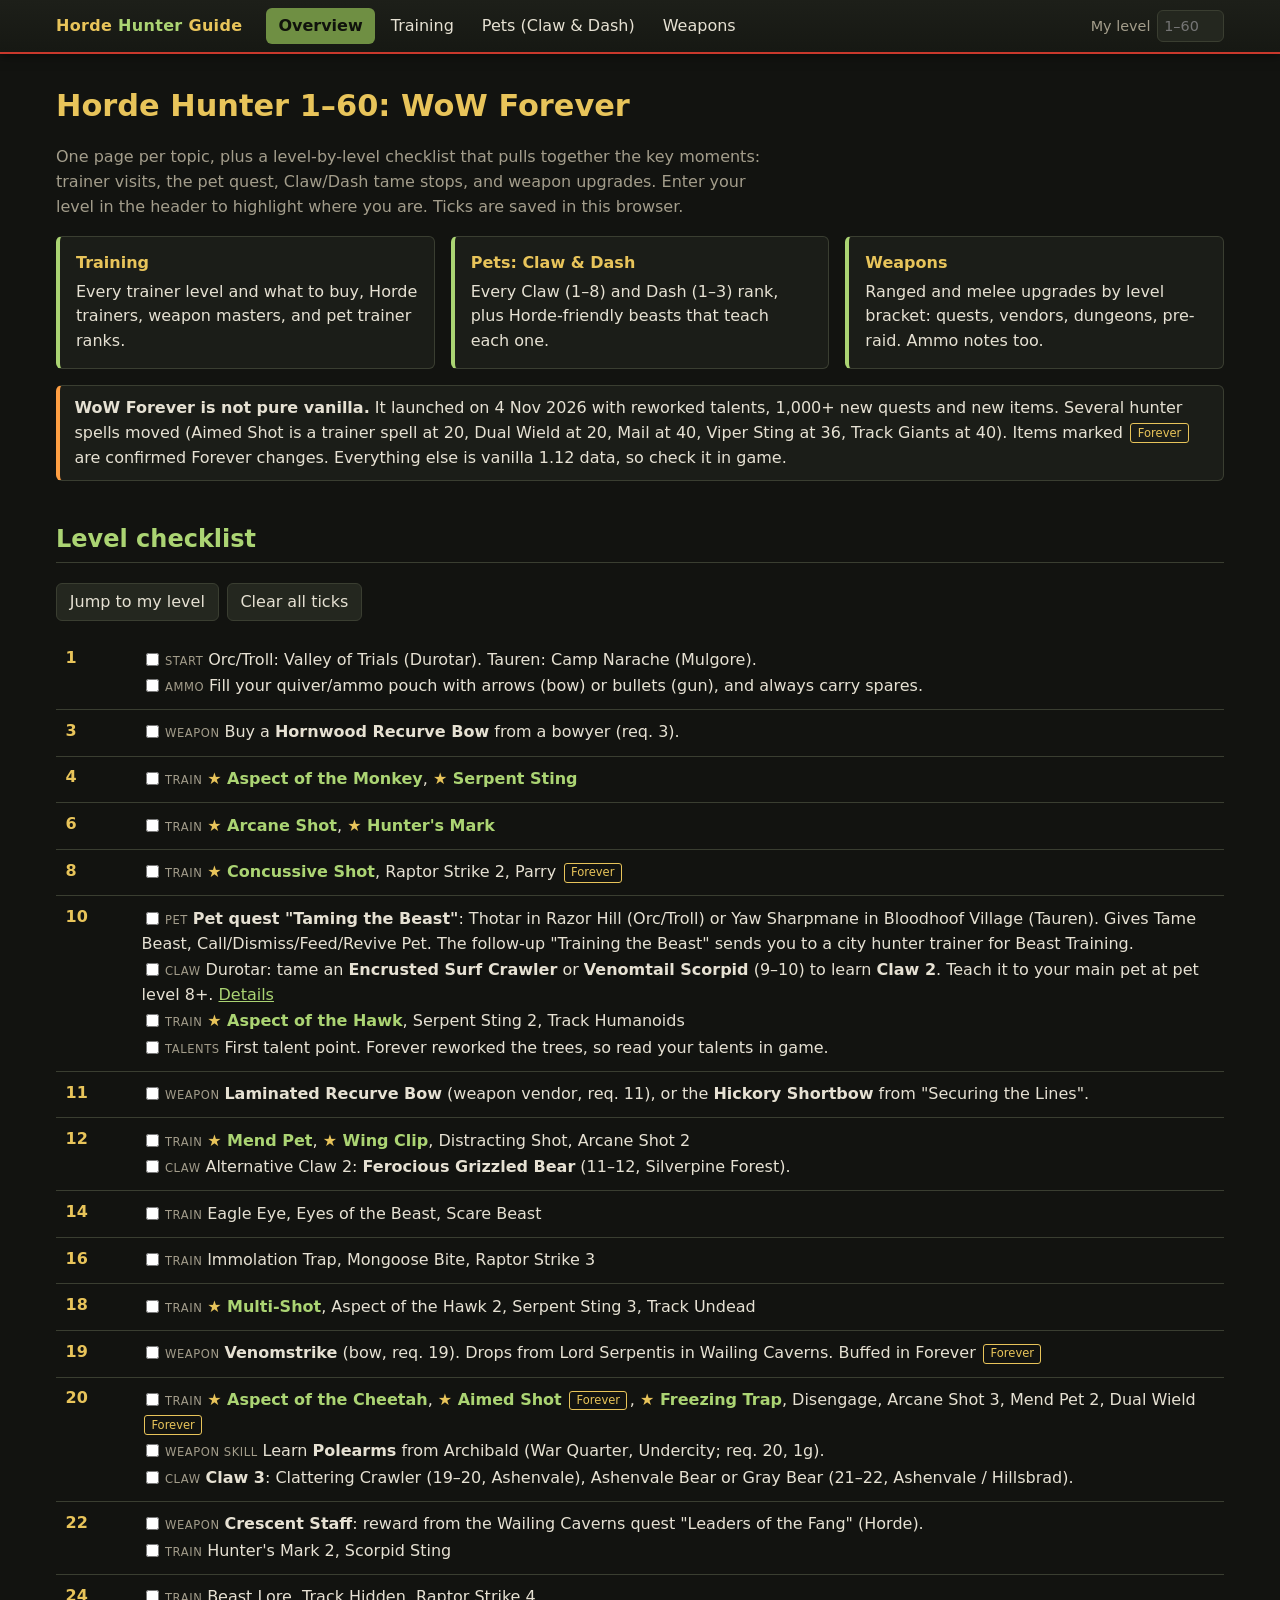
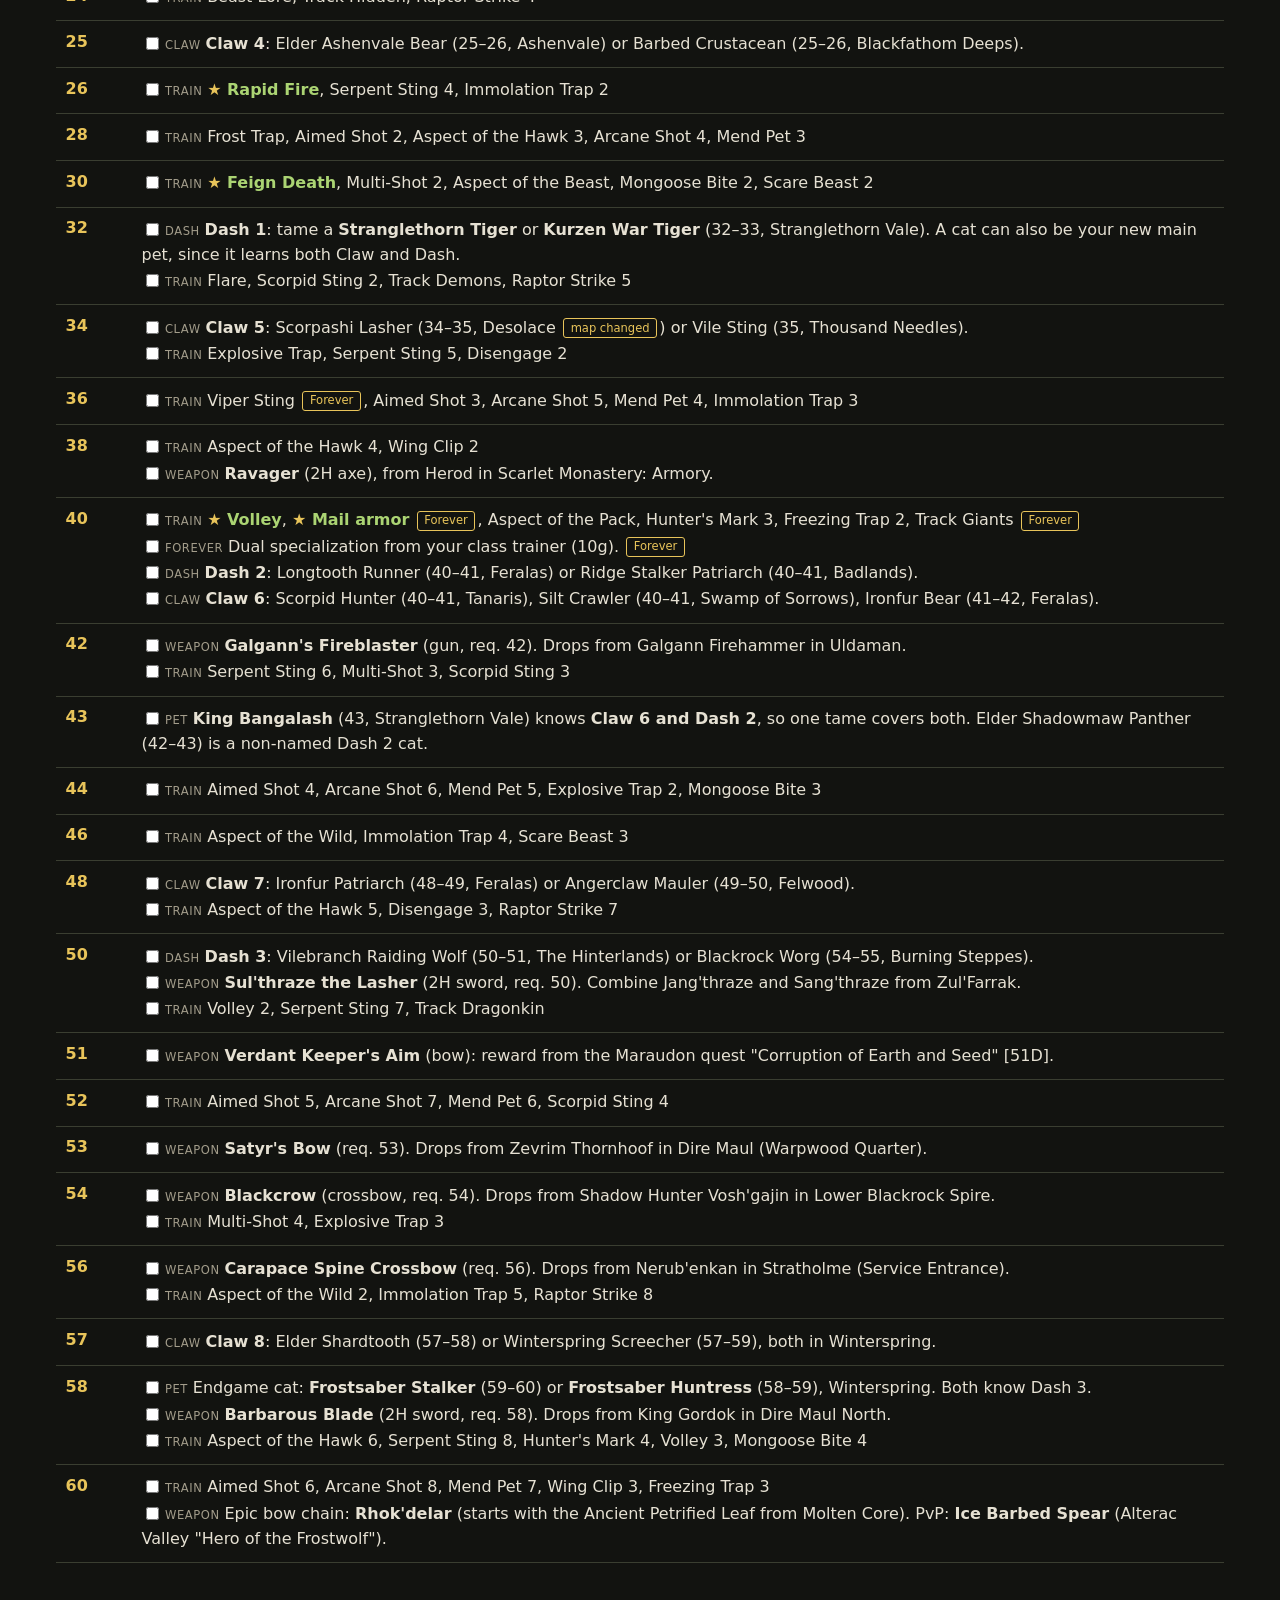
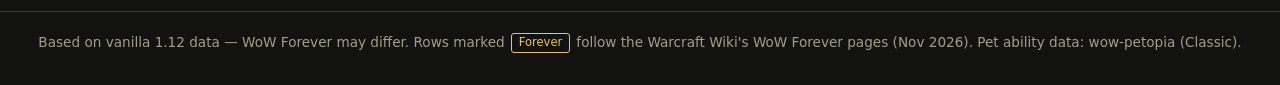
<file: index.html>
<!DOCTYPE html>
<html lang="en">
<head>
  <meta charset="utf-8">
  <meta name="viewport" content="width=device-width, initial-scale=1">
  <title>Horde Hunter Leveling Guide: WoW Forever</title>
  <link rel="stylesheet" href="css/style.css">
</head>
<body>
<header class="site-header">
  <div class="inner">
    <a class="brand" href="index.html">Horde <span>Hunter</span> Guide</a>
    <nav>
      <ul>
        <li><a href="index.html" aria-current="page">Overview</a></li>
        <li><a href="training.html">Training</a></li>
        <li><a href="pets.html">Pets (Claw &amp; Dash)</a></li>
        <li><a href="weapons.html">Weapons</a></li>
      </ul>
    </nav>
    <label class="level-picker no-js-hide">My level <input id="my-level" type="number" min="1" max="60" inputmode="numeric" placeholder="1–60"></label>
  </div>
</header>

<main>
  <h1>Horde Hunter 1–60: WoW Forever</h1>
  <p class="lede">
    One page per topic, plus a level-by-level checklist that pulls together the key moments:
    trainer visits, the pet quest, Claw/Dash tame stops, and weapon upgrades.
    Enter your level in the header to highlight where you are. Ticks are saved in this browser.
  </p>

  <div class="cards">
    <a class="card" href="training.html"><strong>Training</strong>Every trainer level and what to buy, Horde trainers, weapon masters, and pet trainer ranks.</a>
    <a class="card" href="pets.html"><strong>Pets: Claw &amp; Dash</strong>Every Claw (1–8) and Dash (1–3) rank, plus Horde-friendly beasts that teach each one.</a>
    <a class="card" href="weapons.html"><strong>Weapons</strong>Ranged and melee upgrades by level bracket: quests, vendors, dungeons, pre-raid. Ammo notes too.</a>
  </div>

  <div class="warn">
    <strong>WoW Forever is not pure vanilla.</strong> It launched on 4 Nov 2026 with reworked talents, 1,000+ new quests and new items.
    Several hunter spells moved (Aimed Shot is a trainer spell at 20, Dual Wield at 20, Mail at 40, Viper Sting at 36, Track Giants at 40).
    Items marked <span class="tag forever">Forever</span> are confirmed Forever changes. Everything else is vanilla 1.12 data, so check it in game.
  </div>

  <h2 id="checklist">Level checklist</h2>
  <div class="toolbar no-js-hide">
    <button type="button" id="jump-level">Jump to my level</button>
    <button type="button" id="clear-checks">Clear all ticks</button>
  </div>

  <ul class="checklist">
    <li data-lvl="1"><span class="lv">1</span><ul>
      <li><label><input type="checkbox" data-key="l1-start"><span><span class="cat">Start</span>Orc/Troll: Valley of Trials (Durotar). Tauren: Camp Narache (Mulgore).</span></label></li>
      <li><label><input type="checkbox" data-key="l1-ammo"><span><span class="cat">Ammo</span>Fill your quiver/ammo pouch with arrows (bow) or bullets (gun), and always carry spares.</span></label></li>
    </ul></li>

    <li data-lvl="3"><span class="lv">3</span><ul>
      <li><label><input type="checkbox" data-key="l3-bow"><span><span class="cat">Weapon</span>Buy a <strong>Hornwood Recurve Bow</strong> from a bowyer (req. 3).</span></label></li>
    </ul></li>

    <li data-lvl="4"><span class="lv">4</span><ul>
      <li><label><input type="checkbox" data-key="l4-train"><span><span class="cat">Train</span><span class="must">Aspect of the Monkey</span>, <span class="must">Serpent Sting</span></span></label></li>
    </ul></li>

    <li data-lvl="6"><span class="lv">6</span><ul>
      <li><label><input type="checkbox" data-key="l6-train"><span><span class="cat">Train</span><span class="must">Arcane Shot</span>, <span class="must">Hunter's Mark</span></span></label></li>
    </ul></li>

    <li data-lvl="8"><span class="lv">8</span><ul>
      <li><label><input type="checkbox" data-key="l8-train"><span><span class="cat">Train</span><span class="must">Concussive Shot</span>, Raptor Strike 2, Parry <span class="tag forever">Forever</span></span></label></li>
    </ul></li>

    <li data-lvl="10"><span class="lv">10</span><ul>
      <li><label><input type="checkbox" data-key="l10-pet"><span><span class="cat">Pet</span><strong>Pet quest "Taming the Beast"</strong>: Thotar in Razor Hill (Orc/Troll) or Yaw Sharpmane in Bloodhoof Village (Tauren). Gives Tame Beast, Call/Dismiss/Feed/Revive Pet. The follow-up "Training the Beast" sends you to a city hunter trainer for Beast Training.</span></label></li>
      <li><label><input type="checkbox" data-key="l10-claw"><span><span class="cat">Claw</span>Durotar: tame an <strong>Encrusted Surf Crawler</strong> or <strong>Venomtail Scorpid</strong> (9–10) to learn <strong>Claw 2</strong>. Teach it to your main pet at pet level 8+. <a href="pets.html#claw">Details</a></span></label></li>
      <li><label><input type="checkbox" data-key="l10-train"><span><span class="cat">Train</span><span class="must">Aspect of the Hawk</span>, Serpent Sting 2, Track Humanoids</span></label></li>
      <li><label><input type="checkbox" data-key="l10-talent"><span><span class="cat">Talents</span>First talent point. Forever reworked the trees, so read your talents in game.</span></label></li>
    </ul></li>

    <li data-lvl="11"><span class="lv">11</span><ul>
      <li><label><input type="checkbox" data-key="l11-bow"><span><span class="cat">Weapon</span><strong>Laminated Recurve Bow</strong> (weapon vendor, req. 11), or the <strong>Hickory Shortbow</strong> from "Securing the Lines".</span></label></li>
    </ul></li>

    <li data-lvl="12"><span class="lv">12</span><ul>
      <li><label><input type="checkbox" data-key="l12-train"><span><span class="cat">Train</span><span class="must">Mend Pet</span>, <span class="must">Wing Clip</span>, Distracting Shot, Arcane Shot 2</span></label></li>
      <li><label><input type="checkbox" data-key="l12-claw2b"><span><span class="cat">Claw</span>Alternative Claw 2: <strong>Ferocious Grizzled Bear</strong> (11–12, Silverpine Forest).</span></label></li>
    </ul></li>

    <li data-lvl="14"><span class="lv">14</span><ul>
      <li><label><input type="checkbox" data-key="l14-train"><span><span class="cat">Train</span>Eagle Eye, Eyes of the Beast, Scare Beast</span></label></li>
    </ul></li>

    <li data-lvl="16"><span class="lv">16</span><ul>
      <li><label><input type="checkbox" data-key="l16-train"><span><span class="cat">Train</span>Immolation Trap, Mongoose Bite, Raptor Strike 3</span></label></li>
    </ul></li>

    <li data-lvl="18"><span class="lv">18</span><ul>
      <li><label><input type="checkbox" data-key="l18-train"><span><span class="cat">Train</span><span class="must">Multi-Shot</span>, Aspect of the Hawk 2, Serpent Sting 3, Track Undead</span></label></li>
    </ul></li>

    <li data-lvl="19"><span class="lv">19</span><ul>
      <li><label><input type="checkbox" data-key="l19-venom"><span><span class="cat">Weapon</span><strong>Venomstrike</strong> (bow, req. 19). Drops from Lord Serpentis in Wailing Caverns. Buffed in Forever <span class="tag forever">Forever</span></span></label></li>
    </ul></li>

    <li data-lvl="20"><span class="lv">20</span><ul>
      <li><label><input type="checkbox" data-key="l20-train"><span><span class="cat">Train</span><span class="must">Aspect of the Cheetah</span>, <span class="must">Aimed Shot</span> <span class="tag forever">Forever</span>, <span class="must">Freezing Trap</span>, Disengage, Arcane Shot 3, Mend Pet 2, Dual Wield <span class="tag forever">Forever</span></span></label></li>
      <li><label><input type="checkbox" data-key="l20-polearm"><span><span class="cat">Weapon skill</span>Learn <strong>Polearms</strong> from Archibald (War Quarter, Undercity; req. 20, 1g).</span></label></li>
      <li><label><input type="checkbox" data-key="l20-claw3"><span><span class="cat">Claw</span><strong>Claw 3</strong>: Clattering Crawler (19–20, Ashenvale), Ashenvale Bear or Gray Bear (21–22, Ashenvale / Hillsbrad).</span></label></li>
    </ul></li>

    <li data-lvl="22"><span class="lv">22</span><ul>
      <li><label><input type="checkbox" data-key="l22-staff"><span><span class="cat">Weapon</span><strong>Crescent Staff</strong>: reward from the Wailing Caverns quest "Leaders of the Fang" (Horde).</span></label></li>
      <li><label><input type="checkbox" data-key="l22-train"><span><span class="cat">Train</span>Hunter's Mark 2, Scorpid Sting</span></label></li>
    </ul></li>

    <li data-lvl="24"><span class="lv">24</span><ul>
      <li><label><input type="checkbox" data-key="l24-train"><span><span class="cat">Train</span>Beast Lore, Track Hidden, Raptor Strike 4</span></label></li>
    </ul></li>

    <li data-lvl="25"><span class="lv">25</span><ul>
      <li><label><input type="checkbox" data-key="l25-claw4"><span><span class="cat">Claw</span><strong>Claw 4</strong>: Elder Ashenvale Bear (25–26, Ashenvale) or Barbed Crustacean (25–26, Blackfathom Deeps).</span></label></li>
    </ul></li>

    <li data-lvl="26"><span class="lv">26</span><ul>
      <li><label><input type="checkbox" data-key="l26-train"><span><span class="cat">Train</span><span class="must">Rapid Fire</span>, Serpent Sting 4, Immolation Trap 2</span></label></li>
    </ul></li>

    <li data-lvl="28"><span class="lv">28</span><ul>
      <li><label><input type="checkbox" data-key="l28-train"><span><span class="cat">Train</span>Frost Trap, Aimed Shot 2, Aspect of the Hawk 3, Arcane Shot 4, Mend Pet 3</span></label></li>
    </ul></li>

    <li data-lvl="30"><span class="lv">30</span><ul>
      <li><label><input type="checkbox" data-key="l30-train"><span><span class="cat">Train</span><span class="must">Feign Death</span>, Multi-Shot 2, Aspect of the Beast, Mongoose Bite 2, Scare Beast 2</span></label></li>
    </ul></li>

    <li data-lvl="32"><span class="lv">32</span><ul>
      <li><label><input type="checkbox" data-key="l32-dash1"><span><span class="cat">Dash</span><strong>Dash 1</strong>: tame a <strong>Stranglethorn Tiger</strong> or <strong>Kurzen War Tiger</strong> (32–33, Stranglethorn Vale). A cat can also be your new main pet, since it learns both Claw and Dash.</span></label></li>
      <li><label><input type="checkbox" data-key="l32-train"><span><span class="cat">Train</span>Flare, Scorpid Sting 2, Track Demons, Raptor Strike 5</span></label></li>
    </ul></li>

    <li data-lvl="34"><span class="lv">34</span><ul>
      <li><label><input type="checkbox" data-key="l34-claw5"><span><span class="cat">Claw</span><strong>Claw 5</strong>: Scorpashi Lasher (34–35, Desolace <span class="tag forever">map changed</span>) or Vile Sting (35, Thousand Needles).</span></label></li>
      <li><label><input type="checkbox" data-key="l34-train"><span><span class="cat">Train</span>Explosive Trap, Serpent Sting 5, Disengage 2</span></label></li>
    </ul></li>

    <li data-lvl="36"><span class="lv">36</span><ul>
      <li><label><input type="checkbox" data-key="l36-train"><span><span class="cat">Train</span>Viper Sting <span class="tag forever">Forever</span>, Aimed Shot 3, Arcane Shot 5, Mend Pet 4, Immolation Trap 3</span></label></li>
    </ul></li>

    <li data-lvl="38"><span class="lv">38</span><ul>
      <li><label><input type="checkbox" data-key="l38-train"><span><span class="cat">Train</span>Aspect of the Hawk 4, Wing Clip 2</span></label></li>
      <li><label><input type="checkbox" data-key="l38-ravager"><span><span class="cat">Weapon</span><strong>Ravager</strong> (2H axe), from Herod in Scarlet Monastery: Armory.</span></label></li>
    </ul></li>

    <li data-lvl="40"><span class="lv">40</span><ul>
      <li><label><input type="checkbox" data-key="l40-train"><span><span class="cat">Train</span><span class="must">Volley</span>, <span class="must">Mail armor</span> <span class="tag forever">Forever</span>, Aspect of the Pack, Hunter's Mark 3, Freezing Trap 2, Track Giants <span class="tag forever">Forever</span></span></label></li>
      <li><label><input type="checkbox" data-key="l40-dualspec"><span><span class="cat">Forever</span>Dual specialization from your class trainer (10g). <span class="tag forever">Forever</span></span></label></li>
      <li><label><input type="checkbox" data-key="l40-dash2"><span><span class="cat">Dash</span><strong>Dash 2</strong>: Longtooth Runner (40–41, Feralas) or Ridge Stalker Patriarch (40–41, Badlands).</span></label></li>
      <li><label><input type="checkbox" data-key="l40-claw6"><span><span class="cat">Claw</span><strong>Claw 6</strong>: Scorpid Hunter (40–41, Tanaris), Silt Crawler (40–41, Swamp of Sorrows), Ironfur Bear (41–42, Feralas).</span></label></li>
    </ul></li>

    <li data-lvl="42"><span class="lv">42</span><ul>
      <li><label><input type="checkbox" data-key="l42-gun"><span><span class="cat">Weapon</span><strong>Galgann's Fireblaster</strong> (gun, req. 42). Drops from Galgann Firehammer in Uldaman.</span></label></li>
      <li><label><input type="checkbox" data-key="l42-train"><span><span class="cat">Train</span>Serpent Sting 6, Multi-Shot 3, Scorpid Sting 3</span></label></li>
    </ul></li>

    <li data-lvl="43"><span class="lv">43</span><ul>
      <li><label><input type="checkbox" data-key="l43-bangalash"><span><span class="cat">Pet</span><strong>King Bangalash</strong> (43, Stranglethorn Vale) knows <strong>Claw 6 and Dash 2</strong>, so one tame covers both. Elder Shadowmaw Panther (42–43) is a non-named Dash 2 cat.</span></label></li>
    </ul></li>

    <li data-lvl="44"><span class="lv">44</span><ul>
      <li><label><input type="checkbox" data-key="l44-train"><span><span class="cat">Train</span>Aimed Shot 4, Arcane Shot 6, Mend Pet 5, Explosive Trap 2, Mongoose Bite 3</span></label></li>
    </ul></li>

    <li data-lvl="46"><span class="lv">46</span><ul>
      <li><label><input type="checkbox" data-key="l46-train"><span><span class="cat">Train</span>Aspect of the Wild, Immolation Trap 4, Scare Beast 3</span></label></li>
    </ul></li>

    <li data-lvl="48"><span class="lv">48</span><ul>
      <li><label><input type="checkbox" data-key="l48-claw7"><span><span class="cat">Claw</span><strong>Claw 7</strong>: Ironfur Patriarch (48–49, Feralas) or Angerclaw Mauler (49–50, Felwood).</span></label></li>
      <li><label><input type="checkbox" data-key="l48-train"><span><span class="cat">Train</span>Aspect of the Hawk 5, Disengage 3, Raptor Strike 7</span></label></li>
    </ul></li>

    <li data-lvl="50"><span class="lv">50</span><ul>
      <li><label><input type="checkbox" data-key="l50-dash3"><span><span class="cat">Dash</span><strong>Dash 3</strong>: Vilebranch Raiding Wolf (50–51, The Hinterlands) or Blackrock Worg (54–55, Burning Steppes).</span></label></li>
      <li><label><input type="checkbox" data-key="l50-sul"><span><span class="cat">Weapon</span><strong>Sul'thraze the Lasher</strong> (2H sword, req. 50). Combine Jang'thraze and Sang'thraze from Zul'Farrak.</span></label></li>
      <li><label><input type="checkbox" data-key="l50-train"><span><span class="cat">Train</span>Volley 2, Serpent Sting 7, Track Dragonkin</span></label></li>
    </ul></li>

    <li data-lvl="51"><span class="lv">51</span><ul>
      <li><label><input type="checkbox" data-key="l51-verdant"><span><span class="cat">Weapon</span><strong>Verdant Keeper's Aim</strong> (bow): reward from the Maraudon quest "Corruption of Earth and Seed" [51D].</span></label></li>
    </ul></li>

    <li data-lvl="52"><span class="lv">52</span><ul>
      <li><label><input type="checkbox" data-key="l52-train"><span><span class="cat">Train</span>Aimed Shot 5, Arcane Shot 7, Mend Pet 6, Scorpid Sting 4</span></label></li>
    </ul></li>

    <li data-lvl="53"><span class="lv">53</span><ul>
      <li><label><input type="checkbox" data-key="l53-satyr"><span><span class="cat">Weapon</span><strong>Satyr's Bow</strong> (req. 53). Drops from Zevrim Thornhoof in Dire Maul (Warpwood Quarter).</span></label></li>
    </ul></li>

    <li data-lvl="54"><span class="lv">54</span><ul>
      <li><label><input type="checkbox" data-key="l54-blackcrow"><span><span class="cat">Weapon</span><strong>Blackcrow</strong> (crossbow, req. 54). Drops from Shadow Hunter Vosh'gajin in Lower Blackrock Spire.</span></label></li>
      <li><label><input type="checkbox" data-key="l54-train"><span><span class="cat">Train</span>Multi-Shot 4, Explosive Trap 3</span></label></li>
    </ul></li>

    <li data-lvl="56"><span class="lv">56</span><ul>
      <li><label><input type="checkbox" data-key="l56-carapace"><span><span class="cat">Weapon</span><strong>Carapace Spine Crossbow</strong> (req. 56). Drops from Nerub'enkan in Stratholme (Service Entrance).</span></label></li>
      <li><label><input type="checkbox" data-key="l56-train"><span><span class="cat">Train</span>Aspect of the Wild 2, Immolation Trap 5, Raptor Strike 8</span></label></li>
    </ul></li>

    <li data-lvl="57"><span class="lv">57</span><ul>
      <li><label><input type="checkbox" data-key="l57-claw8"><span><span class="cat">Claw</span><strong>Claw 8</strong>: Elder Shardtooth (57–58) or Winterspring Screecher (57–59), both in Winterspring.</span></label></li>
    </ul></li>

    <li data-lvl="58"><span class="lv">58</span><ul>
      <li><label><input type="checkbox" data-key="l58-cat"><span><span class="cat">Pet</span>Endgame cat: <strong>Frostsaber Stalker</strong> (59–60) or <strong>Frostsaber Huntress</strong> (58–59), Winterspring. Both know Dash 3.</span></label></li>
      <li><label><input type="checkbox" data-key="l58-barb"><span><span class="cat">Weapon</span><strong>Barbarous Blade</strong> (2H sword, req. 58). Drops from King Gordok in Dire Maul North.</span></label></li>
      <li><label><input type="checkbox" data-key="l58-train"><span><span class="cat">Train</span>Aspect of the Hawk 6, Serpent Sting 8, Hunter's Mark 4, Volley 3, Mongoose Bite 4</span></label></li>
    </ul></li>

    <li data-lvl="60"><span class="lv">60</span><ul>
      <li><label><input type="checkbox" data-key="l60-train"><span><span class="cat">Train</span>Aimed Shot 6, Arcane Shot 8, Mend Pet 7, Wing Clip 3, Freezing Trap 3</span></label></li>
      <li><label><input type="checkbox" data-key="l60-epic"><span><span class="cat">Weapon</span>Epic bow chain: <strong>Rhok'delar</strong> (starts with the Ancient Petrified Leaf from Molten Core). PvP: <strong>Ice Barbed Spear</strong> (Alterac Valley "Hero of the Frostwolf").</span></label></li>
    </ul></li>
  </ul>
</main>

<footer>
  Based on vanilla 1.12 data — WoW Forever may differ. Rows marked <span class="tag forever">Forever</span> follow the Warcraft Wiki's WoW Forever pages (Nov 2026).
  Pet ability data: wow-petopia (Classic).
</footer>
<script src="js/app.js"></script>
</body>
</html>
</file>
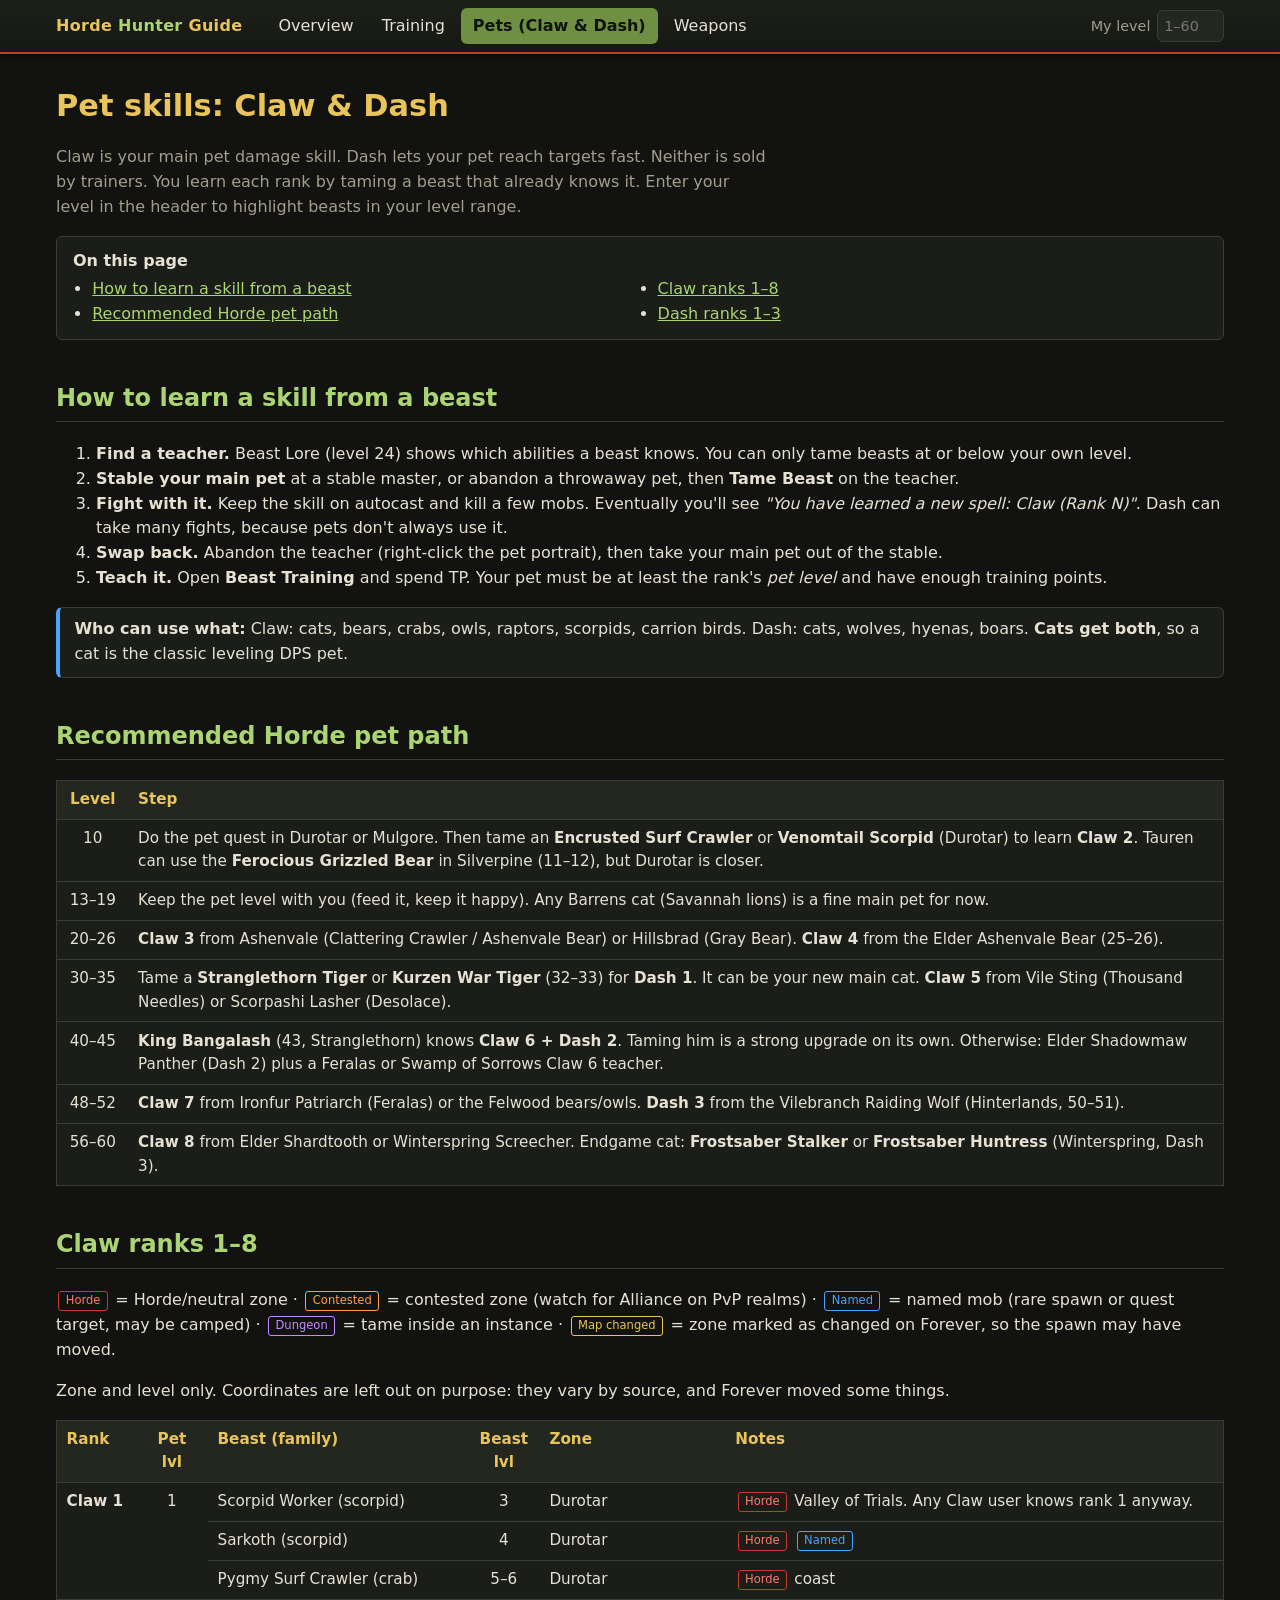
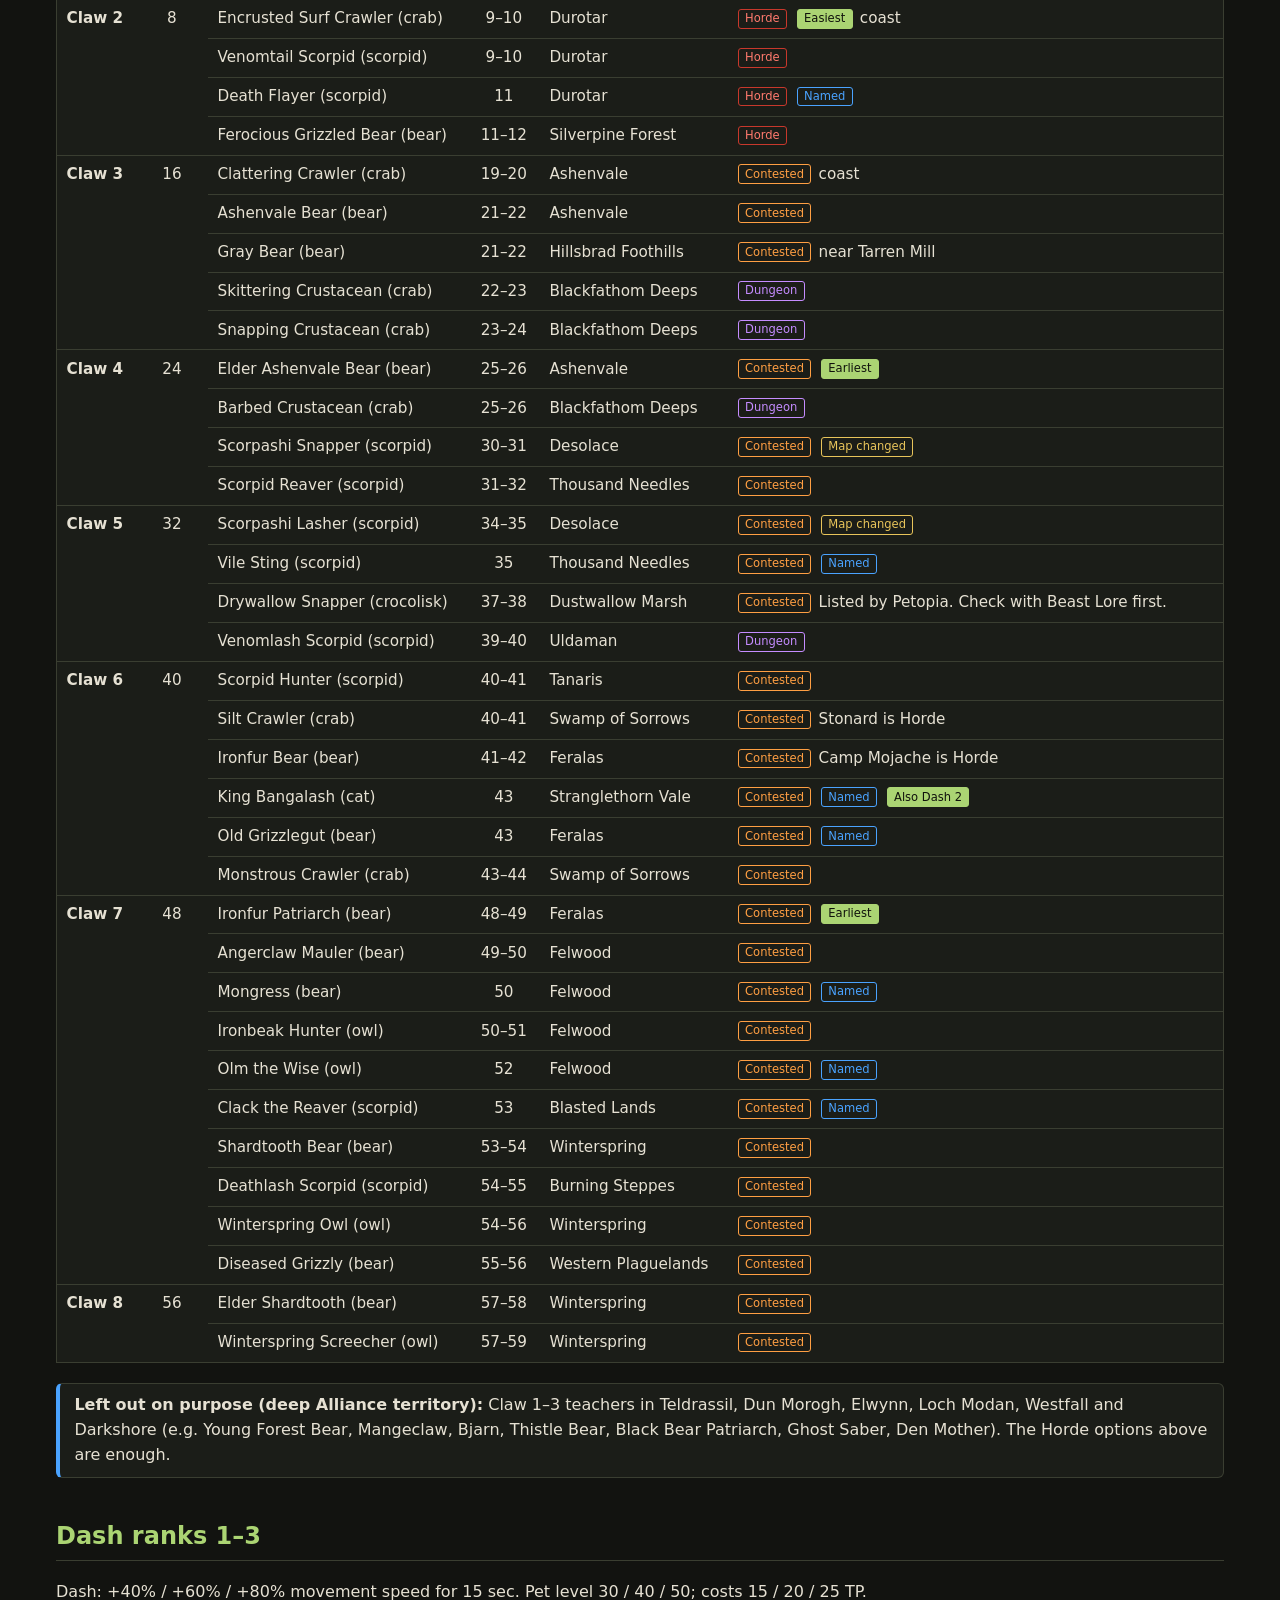
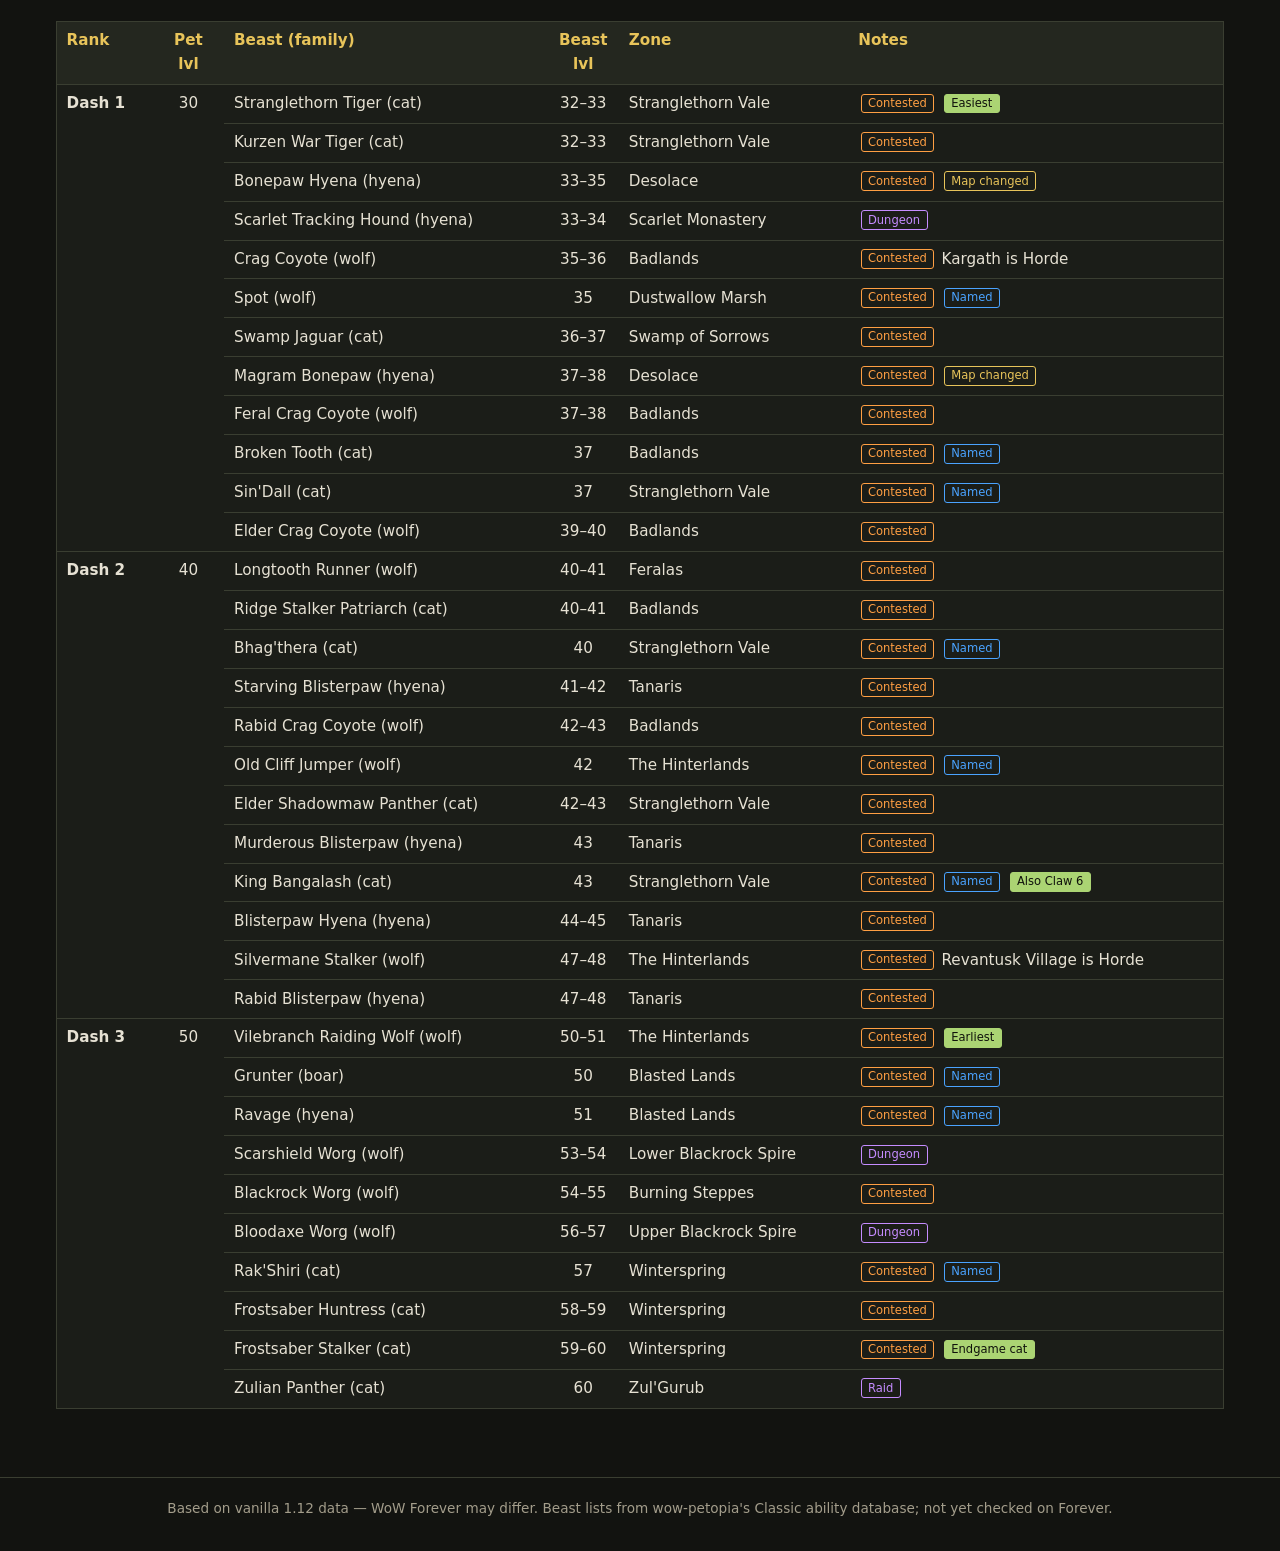
<file: pets.html>
<!DOCTYPE html>
<html lang="en">
<head>
  <meta charset="utf-8">
  <meta name="viewport" content="width=device-width, initial-scale=1">
  <title>Pets: Claw &amp; Dash, Horde Hunter Guide (WoW Forever)</title>
  <link rel="stylesheet" href="css/style.css">
</head>
<body>
<header class="site-header">
  <div class="inner">
    <a class="brand" href="index.html">Horde <span>Hunter</span> Guide</a>
    <nav>
      <ul>
        <li><a href="index.html">Overview</a></li>
        <li><a href="training.html">Training</a></li>
        <li><a href="pets.html" aria-current="page">Pets (Claw &amp; Dash)</a></li>
        <li><a href="weapons.html">Weapons</a></li>
      </ul>
    </nav>
    <label class="level-picker no-js-hide">My level <input id="my-level" type="number" min="1" max="60" inputmode="numeric" placeholder="1–60"></label>
  </div>
</header>

<main>
  <h1>Pet skills: Claw &amp; Dash</h1>
  <p class="lede">
    Claw is your main pet damage skill. Dash lets your pet reach targets fast.
    Neither is sold by trainers. You learn each rank by taming a beast that already knows it.
    Enter your level in the header to highlight beasts in your level range.
  </p>

  <div class="toc">
    <strong>On this page</strong>
    <ul>
      <li><a href="#how">How to learn a skill from a beast</a></li>
      <li><a href="#path">Recommended Horde pet path</a></li>
      <li><a href="#claw">Claw ranks 1–8</a></li>
      <li><a href="#dash">Dash ranks 1–3</a></li>
    </ul>
  </div>

  <h2 id="how">How to learn a skill from a beast</h2>
  <ol>
    <li><strong>Find a teacher.</strong> Beast Lore (level 24) shows which abilities a beast knows. You can only tame beasts at or below your own level.</li>
    <li><strong>Stable your main pet</strong> at a stable master, or abandon a throwaway pet, then <strong>Tame Beast</strong> on the teacher.</li>
    <li><strong>Fight with it.</strong> Keep the skill on autocast and kill a few mobs. Eventually you'll see <em>"You have learned a new spell: Claw (Rank N)"</em>.
      Dash can take many fights, because pets don't always use it.</li>
    <li><strong>Swap back.</strong> Abandon the teacher (right-click the pet portrait), then take your main pet out of the stable.</li>
    <li><strong>Teach it.</strong> Open <strong>Beast Training</strong> and spend TP. Your pet must be at least the rank's <em>pet level</em> and have enough training points.</li>
  </ol>
  <div class="note">
    <strong>Who can use what:</strong> Claw: cats, bears, crabs, owls, raptors, scorpids, carrion birds.
    Dash: cats, wolves, hyenas, boars. <strong>Cats get both</strong>, so a cat is the classic leveling DPS pet.
  </div>

  <h2 id="path">Recommended Horde pet path</h2>
  <div class="table-wrap">
  <table>
    <thead><tr><th class="lvl">Level</th><th>Step</th></tr></thead>
    <tbody>
      <tr data-lvl="10-12"><td class="lvl">10</td><td>Do the pet quest in Durotar or Mulgore. Then tame an <strong>Encrusted Surf Crawler</strong> or <strong>Venomtail Scorpid</strong> (Durotar) to learn <strong>Claw 2</strong>. Tauren can use the <strong>Ferocious Grizzled Bear</strong> in Silverpine (11–12), but Durotar is closer.</td></tr>
      <tr data-lvl="13-19"><td class="lvl">13–19</td><td>Keep the pet level with you (feed it, keep it happy). Any Barrens cat (Savannah lions) is a fine main pet for now.</td></tr>
      <tr data-lvl="20-26"><td class="lvl">20–26</td><td><strong>Claw 3</strong> from Ashenvale (Clattering Crawler / Ashenvale Bear) or Hillsbrad (Gray Bear). <strong>Claw 4</strong> from the Elder Ashenvale Bear (25–26).</td></tr>
      <tr data-lvl="30-35"><td class="lvl">30–35</td><td>Tame a <strong>Stranglethorn Tiger</strong> or <strong>Kurzen War Tiger</strong> (32–33) for <strong>Dash 1</strong>. It can be your new main cat. <strong>Claw 5</strong> from Vile Sting (Thousand Needles) or Scorpashi Lasher (Desolace).</td></tr>
      <tr data-lvl="40-45"><td class="lvl">40–45</td><td><strong>King Bangalash</strong> (43, Stranglethorn) knows <strong>Claw 6 + Dash 2</strong>. Taming him is a strong upgrade on its own. Otherwise: Elder Shadowmaw Panther (Dash 2) plus a Feralas or Swamp of Sorrows Claw 6 teacher.</td></tr>
      <tr data-lvl="48-52"><td class="lvl">48–52</td><td><strong>Claw 7</strong> from Ironfur Patriarch (Feralas) or the Felwood bears/owls. <strong>Dash 3</strong> from the Vilebranch Raiding Wolf (Hinterlands, 50–51).</td></tr>
      <tr data-lvl="56-60"><td class="lvl">56–60</td><td><strong>Claw 8</strong> from Elder Shardtooth or Winterspring Screecher. Endgame cat: <strong>Frostsaber Stalker</strong> or <strong>Frostsaber Huntress</strong> (Winterspring, Dash 3).</td></tr>
    </tbody>
  </table>
  </div>

  <h2 id="claw">Claw ranks 1–8</h2>
  <p>
    <span class="tag horde">Horde</span> = Horde/neutral zone ·
    <span class="tag contested">Contested</span> = contested zone (watch for Alliance on PvP realms) ·
    <span class="tag rare">Named</span> = named mob (rare spawn or quest target, may be camped) ·
    <span class="tag dungeon">Dungeon</span> = tame inside an instance ·
    <span class="tag forever">Map changed</span> = zone marked as changed on Forever, so the spawn may have moved.
  </p>
  <p>Zone and level only. Coordinates are left out on purpose: they vary by source, and Forever moved some things.</p>

  <div class="table-wrap">
  <table>
    <thead><tr><th>Rank</th><th class="lvl">Pet lvl</th><th>Beast (family)</th><th class="lvl">Beast lvl</th><th>Zone</th><th>Notes</th></tr></thead>
    <tbody>
      <tr data-lvl="3"><td rowspan="3"><strong>Claw 1</strong></td><td class="lvl" rowspan="3">1</td><td>Scorpid Worker (scorpid)</td><td class="lvl">3</td><td>Durotar</td><td><span class="tag horde">Horde</span> Valley of Trials. Any Claw user knows rank 1 anyway.</td></tr>
      <tr data-lvl="4"><td>Sarkoth (scorpid)</td><td class="lvl">4</td><td>Durotar</td><td><span class="tag horde">Horde</span> <span class="tag rare">Named</span></td></tr>
      <tr data-lvl="5-6"><td>Pygmy Surf Crawler (crab)</td><td class="lvl">5–6</td><td>Durotar</td><td><span class="tag horde">Horde</span> coast</td></tr>

      <tr data-lvl="9-10"><td rowspan="4"><strong>Claw 2</strong></td><td class="lvl" rowspan="4">8</td><td>Encrusted Surf Crawler (crab)</td><td class="lvl">9–10</td><td>Durotar</td><td><span class="tag horde">Horde</span> <span class="tag best">Easiest</span> coast</td></tr>
      <tr data-lvl="9-10"><td>Venomtail Scorpid (scorpid)</td><td class="lvl">9–10</td><td>Durotar</td><td><span class="tag horde">Horde</span></td></tr>
      <tr data-lvl="11"><td>Death Flayer (scorpid)</td><td class="lvl">11</td><td>Durotar</td><td><span class="tag horde">Horde</span> <span class="tag rare">Named</span></td></tr>
      <tr data-lvl="11-12"><td>Ferocious Grizzled Bear (bear)</td><td class="lvl">11–12</td><td>Silverpine Forest</td><td><span class="tag horde">Horde</span></td></tr>

      <tr data-lvl="19-20"><td rowspan="5"><strong>Claw 3</strong></td><td class="lvl" rowspan="5">16</td><td>Clattering Crawler (crab)</td><td class="lvl">19–20</td><td>Ashenvale</td><td><span class="tag contested">Contested</span> coast</td></tr>
      <tr data-lvl="21-22"><td>Ashenvale Bear (bear)</td><td class="lvl">21–22</td><td>Ashenvale</td><td><span class="tag contested">Contested</span></td></tr>
      <tr data-lvl="21-22"><td>Gray Bear (bear)</td><td class="lvl">21–22</td><td>Hillsbrad Foothills</td><td><span class="tag contested">Contested</span> near Tarren Mill</td></tr>
      <tr data-lvl="22-23"><td>Skittering Crustacean (crab)</td><td class="lvl">22–23</td><td>Blackfathom Deeps</td><td><span class="tag dungeon">Dungeon</span></td></tr>
      <tr data-lvl="23-24"><td>Snapping Crustacean (crab)</td><td class="lvl">23–24</td><td>Blackfathom Deeps</td><td><span class="tag dungeon">Dungeon</span></td></tr>

      <tr data-lvl="25-26"><td rowspan="4"><strong>Claw 4</strong></td><td class="lvl" rowspan="4">24</td><td>Elder Ashenvale Bear (bear)</td><td class="lvl">25–26</td><td>Ashenvale</td><td><span class="tag contested">Contested</span> <span class="tag best">Earliest</span></td></tr>
      <tr data-lvl="25-26"><td>Barbed Crustacean (crab)</td><td class="lvl">25–26</td><td>Blackfathom Deeps</td><td><span class="tag dungeon">Dungeon</span></td></tr>
      <tr data-lvl="30-31"><td>Scorpashi Snapper (scorpid)</td><td class="lvl">30–31</td><td>Desolace</td><td><span class="tag contested">Contested</span> <span class="tag forever">Map changed</span></td></tr>
      <tr data-lvl="31-32"><td>Scorpid Reaver (scorpid)</td><td class="lvl">31–32</td><td>Thousand Needles</td><td><span class="tag contested">Contested</span></td></tr>

      <tr data-lvl="34-35"><td rowspan="4"><strong>Claw 5</strong></td><td class="lvl" rowspan="4">32</td><td>Scorpashi Lasher (scorpid)</td><td class="lvl">34–35</td><td>Desolace</td><td><span class="tag contested">Contested</span> <span class="tag forever">Map changed</span></td></tr>
      <tr data-lvl="35"><td>Vile Sting (scorpid)</td><td class="lvl">35</td><td>Thousand Needles</td><td><span class="tag contested">Contested</span> <span class="tag rare">Named</span></td></tr>
      <tr data-lvl="37-38"><td>Drywallow Snapper (crocolisk)</td><td class="lvl">37–38</td><td>Dustwallow Marsh</td><td><span class="tag contested">Contested</span> Listed by Petopia. Check with Beast Lore first.</td></tr>
      <tr data-lvl="39-40"><td>Venomlash Scorpid (scorpid)</td><td class="lvl">39–40</td><td>Uldaman</td><td><span class="tag dungeon">Dungeon</span></td></tr>

      <tr data-lvl="40-41"><td rowspan="6"><strong>Claw 6</strong></td><td class="lvl" rowspan="6">40</td><td>Scorpid Hunter (scorpid)</td><td class="lvl">40–41</td><td>Tanaris</td><td><span class="tag contested">Contested</span></td></tr>
      <tr data-lvl="40-41"><td>Silt Crawler (crab)</td><td class="lvl">40–41</td><td>Swamp of Sorrows</td><td><span class="tag contested">Contested</span> Stonard is Horde</td></tr>
      <tr data-lvl="41-42"><td>Ironfur Bear (bear)</td><td class="lvl">41–42</td><td>Feralas</td><td><span class="tag contested">Contested</span> Camp Mojache is Horde</td></tr>
      <tr data-lvl="43"><td>King Bangalash (cat)</td><td class="lvl">43</td><td>Stranglethorn Vale</td><td><span class="tag contested">Contested</span> <span class="tag rare">Named</span> <span class="tag best">Also Dash 2</span></td></tr>
      <tr data-lvl="43"><td>Old Grizzlegut (bear)</td><td class="lvl">43</td><td>Feralas</td><td><span class="tag contested">Contested</span> <span class="tag rare">Named</span></td></tr>
      <tr data-lvl="43-44"><td>Monstrous Crawler (crab)</td><td class="lvl">43–44</td><td>Swamp of Sorrows</td><td><span class="tag contested">Contested</span></td></tr>

      <tr data-lvl="48-49"><td rowspan="10"><strong>Claw 7</strong></td><td class="lvl" rowspan="10">48</td><td>Ironfur Patriarch (bear)</td><td class="lvl">48–49</td><td>Feralas</td><td><span class="tag contested">Contested</span> <span class="tag best">Earliest</span></td></tr>
      <tr data-lvl="49-50"><td>Angerclaw Mauler (bear)</td><td class="lvl">49–50</td><td>Felwood</td><td><span class="tag contested">Contested</span></td></tr>
      <tr data-lvl="50"><td>Mongress (bear)</td><td class="lvl">50</td><td>Felwood</td><td><span class="tag contested">Contested</span> <span class="tag rare">Named</span></td></tr>
      <tr data-lvl="50-51"><td>Ironbeak Hunter (owl)</td><td class="lvl">50–51</td><td>Felwood</td><td><span class="tag contested">Contested</span></td></tr>
      <tr data-lvl="52"><td>Olm the Wise (owl)</td><td class="lvl">52</td><td>Felwood</td><td><span class="tag contested">Contested</span> <span class="tag rare">Named</span></td></tr>
      <tr data-lvl="53"><td>Clack the Reaver (scorpid)</td><td class="lvl">53</td><td>Blasted Lands</td><td><span class="tag contested">Contested</span> <span class="tag rare">Named</span></td></tr>
      <tr data-lvl="53-54"><td>Shardtooth Bear (bear)</td><td class="lvl">53–54</td><td>Winterspring</td><td><span class="tag contested">Contested</span></td></tr>
      <tr data-lvl="54-55"><td>Deathlash Scorpid (scorpid)</td><td class="lvl">54–55</td><td>Burning Steppes</td><td><span class="tag contested">Contested</span></td></tr>
      <tr data-lvl="54-56"><td>Winterspring Owl (owl)</td><td class="lvl">54–56</td><td>Winterspring</td><td><span class="tag contested">Contested</span></td></tr>
      <tr data-lvl="55-56"><td>Diseased Grizzly (bear)</td><td class="lvl">55–56</td><td>Western Plaguelands</td><td><span class="tag contested">Contested</span></td></tr>

      <tr data-lvl="57-58"><td rowspan="2"><strong>Claw 8</strong></td><td class="lvl" rowspan="2">56</td><td>Elder Shardtooth (bear)</td><td class="lvl">57–58</td><td>Winterspring</td><td><span class="tag contested">Contested</span></td></tr>
      <tr data-lvl="57-59"><td>Winterspring Screecher (owl)</td><td class="lvl">57–59</td><td>Winterspring</td><td><span class="tag contested">Contested</span></td></tr>
    </tbody>
  </table>
  </div>
  <p class="note">
    <strong>Left out on purpose (deep Alliance territory):</strong> Claw 1–3 teachers in Teldrassil, Dun Morogh, Elwynn, Loch Modan, Westfall and Darkshore
    (e.g. Young Forest Bear, Mangeclaw, Bjarn, Thistle Bear, Black Bear Patriarch, Ghost Saber, Den Mother).
    The Horde options above are enough.
  </p>

  <h2 id="dash">Dash ranks 1–3</h2>
  <p>Dash: +40% / +60% / +80% movement speed for 15 sec. Pet level 30 / 40 / 50; costs 15 / 20 / 25 TP.</p>
  <div class="table-wrap">
  <table>
    <thead><tr><th>Rank</th><th class="lvl">Pet lvl</th><th>Beast (family)</th><th class="lvl">Beast lvl</th><th>Zone</th><th>Notes</th></tr></thead>
    <tbody>
      <tr data-lvl="32-33"><td rowspan="12"><strong>Dash 1</strong></td><td class="lvl" rowspan="12">30</td><td>Stranglethorn Tiger (cat)</td><td class="lvl">32–33</td><td>Stranglethorn Vale</td><td><span class="tag contested">Contested</span> <span class="tag best">Easiest</span></td></tr>
      <tr data-lvl="32-33"><td>Kurzen War Tiger (cat)</td><td class="lvl">32–33</td><td>Stranglethorn Vale</td><td><span class="tag contested">Contested</span></td></tr>
      <tr data-lvl="33-35"><td>Bonepaw Hyena (hyena)</td><td class="lvl">33–35</td><td>Desolace</td><td><span class="tag contested">Contested</span> <span class="tag forever">Map changed</span></td></tr>
      <tr data-lvl="33-34"><td>Scarlet Tracking Hound (hyena)</td><td class="lvl">33–34</td><td>Scarlet Monastery</td><td><span class="tag dungeon">Dungeon</span></td></tr>
      <tr data-lvl="35-36"><td>Crag Coyote (wolf)</td><td class="lvl">35–36</td><td>Badlands</td><td><span class="tag contested">Contested</span> Kargath is Horde</td></tr>
      <tr data-lvl="35"><td>Spot (wolf)</td><td class="lvl">35</td><td>Dustwallow Marsh</td><td><span class="tag contested">Contested</span> <span class="tag rare">Named</span></td></tr>
      <tr data-lvl="36-37"><td>Swamp Jaguar (cat)</td><td class="lvl">36–37</td><td>Swamp of Sorrows</td><td><span class="tag contested">Contested</span></td></tr>
      <tr data-lvl="37-38"><td>Magram Bonepaw (hyena)</td><td class="lvl">37–38</td><td>Desolace</td><td><span class="tag contested">Contested</span> <span class="tag forever">Map changed</span></td></tr>
      <tr data-lvl="37-38"><td>Feral Crag Coyote (wolf)</td><td class="lvl">37–38</td><td>Badlands</td><td><span class="tag contested">Contested</span></td></tr>
      <tr data-lvl="37"><td>Broken Tooth (cat)</td><td class="lvl">37</td><td>Badlands</td><td><span class="tag contested">Contested</span> <span class="tag rare">Named</span></td></tr>
      <tr data-lvl="37"><td>Sin'Dall (cat)</td><td class="lvl">37</td><td>Stranglethorn Vale</td><td><span class="tag contested">Contested</span> <span class="tag rare">Named</span></td></tr>
      <tr data-lvl="39-40"><td>Elder Crag Coyote (wolf)</td><td class="lvl">39–40</td><td>Badlands</td><td><span class="tag contested">Contested</span></td></tr>

      <tr data-lvl="40-41"><td rowspan="12"><strong>Dash 2</strong></td><td class="lvl" rowspan="12">40</td><td>Longtooth Runner (wolf)</td><td class="lvl">40–41</td><td>Feralas</td><td><span class="tag contested">Contested</span></td></tr>
      <tr data-lvl="40-41"><td>Ridge Stalker Patriarch (cat)</td><td class="lvl">40–41</td><td>Badlands</td><td><span class="tag contested">Contested</span></td></tr>
      <tr data-lvl="40"><td>Bhag'thera (cat)</td><td class="lvl">40</td><td>Stranglethorn Vale</td><td><span class="tag contested">Contested</span> <span class="tag rare">Named</span></td></tr>
      <tr data-lvl="41-42"><td>Starving Blisterpaw (hyena)</td><td class="lvl">41–42</td><td>Tanaris</td><td><span class="tag contested">Contested</span></td></tr>
      <tr data-lvl="42-43"><td>Rabid Crag Coyote (wolf)</td><td class="lvl">42–43</td><td>Badlands</td><td><span class="tag contested">Contested</span></td></tr>
      <tr data-lvl="42"><td>Old Cliff Jumper (wolf)</td><td class="lvl">42</td><td>The Hinterlands</td><td><span class="tag contested">Contested</span> <span class="tag rare">Named</span></td></tr>
      <tr data-lvl="42-43"><td>Elder Shadowmaw Panther (cat)</td><td class="lvl">42–43</td><td>Stranglethorn Vale</td><td><span class="tag contested">Contested</span></td></tr>
      <tr data-lvl="43"><td>Murderous Blisterpaw (hyena)</td><td class="lvl">43</td><td>Tanaris</td><td><span class="tag contested">Contested</span></td></tr>
      <tr data-lvl="43"><td>King Bangalash (cat)</td><td class="lvl">43</td><td>Stranglethorn Vale</td><td><span class="tag contested">Contested</span> <span class="tag rare">Named</span> <span class="tag best">Also Claw 6</span></td></tr>
      <tr data-lvl="44-45"><td>Blisterpaw Hyena (hyena)</td><td class="lvl">44–45</td><td>Tanaris</td><td><span class="tag contested">Contested</span></td></tr>
      <tr data-lvl="47-48"><td>Silvermane Stalker (wolf)</td><td class="lvl">47–48</td><td>The Hinterlands</td><td><span class="tag contested">Contested</span> Revantusk Village is Horde</td></tr>
      <tr data-lvl="47-48"><td>Rabid Blisterpaw (hyena)</td><td class="lvl">47–48</td><td>Tanaris</td><td><span class="tag contested">Contested</span></td></tr>

      <tr data-lvl="50-51"><td rowspan="10"><strong>Dash 3</strong></td><td class="lvl" rowspan="10">50</td><td>Vilebranch Raiding Wolf (wolf)</td><td class="lvl">50–51</td><td>The Hinterlands</td><td><span class="tag contested">Contested</span> <span class="tag best">Earliest</span></td></tr>
      <tr data-lvl="50"><td>Grunter (boar)</td><td class="lvl">50</td><td>Blasted Lands</td><td><span class="tag contested">Contested</span> <span class="tag rare">Named</span></td></tr>
      <tr data-lvl="51"><td>Ravage (hyena)</td><td class="lvl">51</td><td>Blasted Lands</td><td><span class="tag contested">Contested</span> <span class="tag rare">Named</span></td></tr>
      <tr data-lvl="53-54"><td>Scarshield Worg (wolf)</td><td class="lvl">53–54</td><td>Lower Blackrock Spire</td><td><span class="tag dungeon">Dungeon</span></td></tr>
      <tr data-lvl="54-55"><td>Blackrock Worg (wolf)</td><td class="lvl">54–55</td><td>Burning Steppes</td><td><span class="tag contested">Contested</span></td></tr>
      <tr data-lvl="56-57"><td>Bloodaxe Worg (wolf)</td><td class="lvl">56–57</td><td>Upper Blackrock Spire</td><td><span class="tag dungeon">Dungeon</span></td></tr>
      <tr data-lvl="57"><td>Rak'Shiri (cat)</td><td class="lvl">57</td><td>Winterspring</td><td><span class="tag contested">Contested</span> <span class="tag rare">Named</span></td></tr>
      <tr data-lvl="58-59"><td>Frostsaber Huntress (cat)</td><td class="lvl">58–59</td><td>Winterspring</td><td><span class="tag contested">Contested</span></td></tr>
      <tr data-lvl="59-60"><td>Frostsaber Stalker (cat)</td><td class="lvl">59–60</td><td>Winterspring</td><td><span class="tag contested">Contested</span> <span class="tag best">Endgame cat</span></td></tr>
      <tr data-lvl="60"><td>Zulian Panther (cat)</td><td class="lvl">60</td><td>Zul'Gurub</td><td><span class="tag dungeon">Raid</span></td></tr>
    </tbody>
  </table>
  </div>
</main>

<footer>
  Based on vanilla 1.12 data — WoW Forever may differ. Beast lists from wow-petopia's Classic ability database; not yet checked on Forever.
</footer>
<script src="js/app.js"></script>
</body>
</html>
</file>
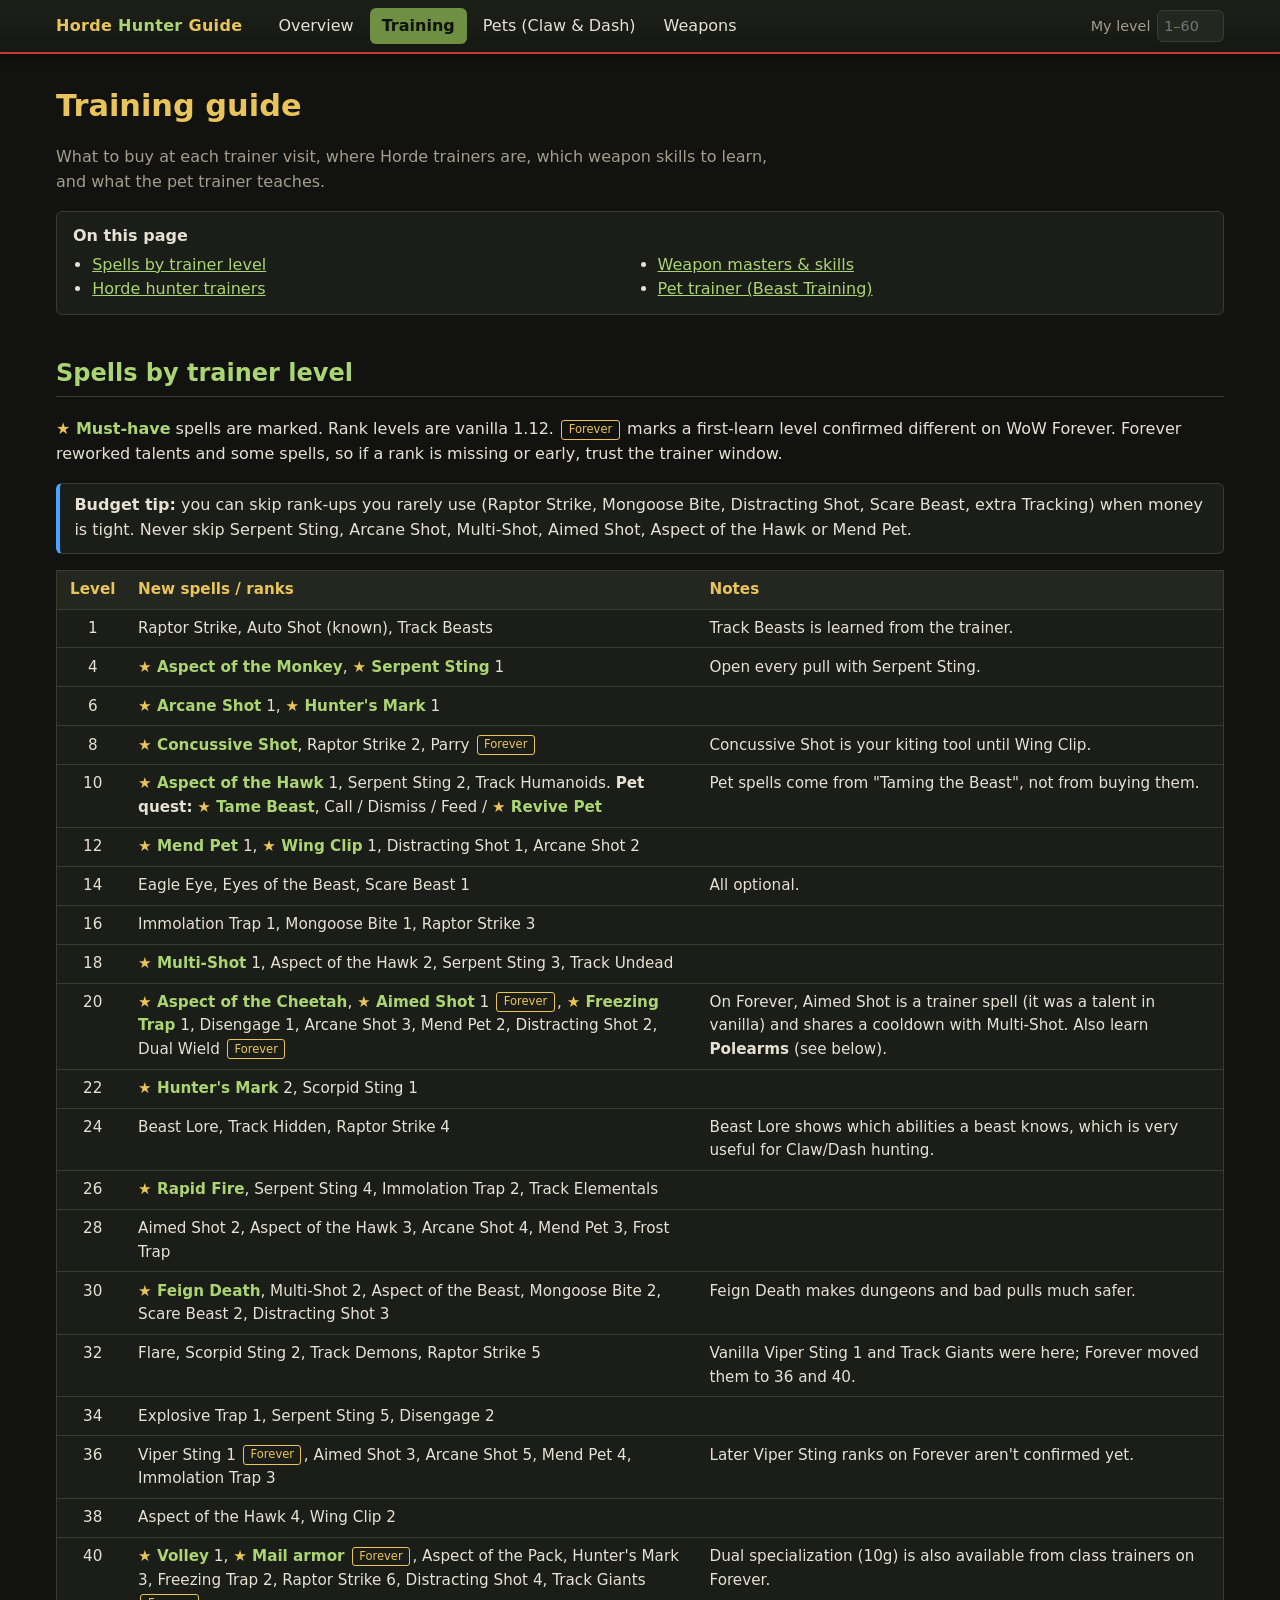
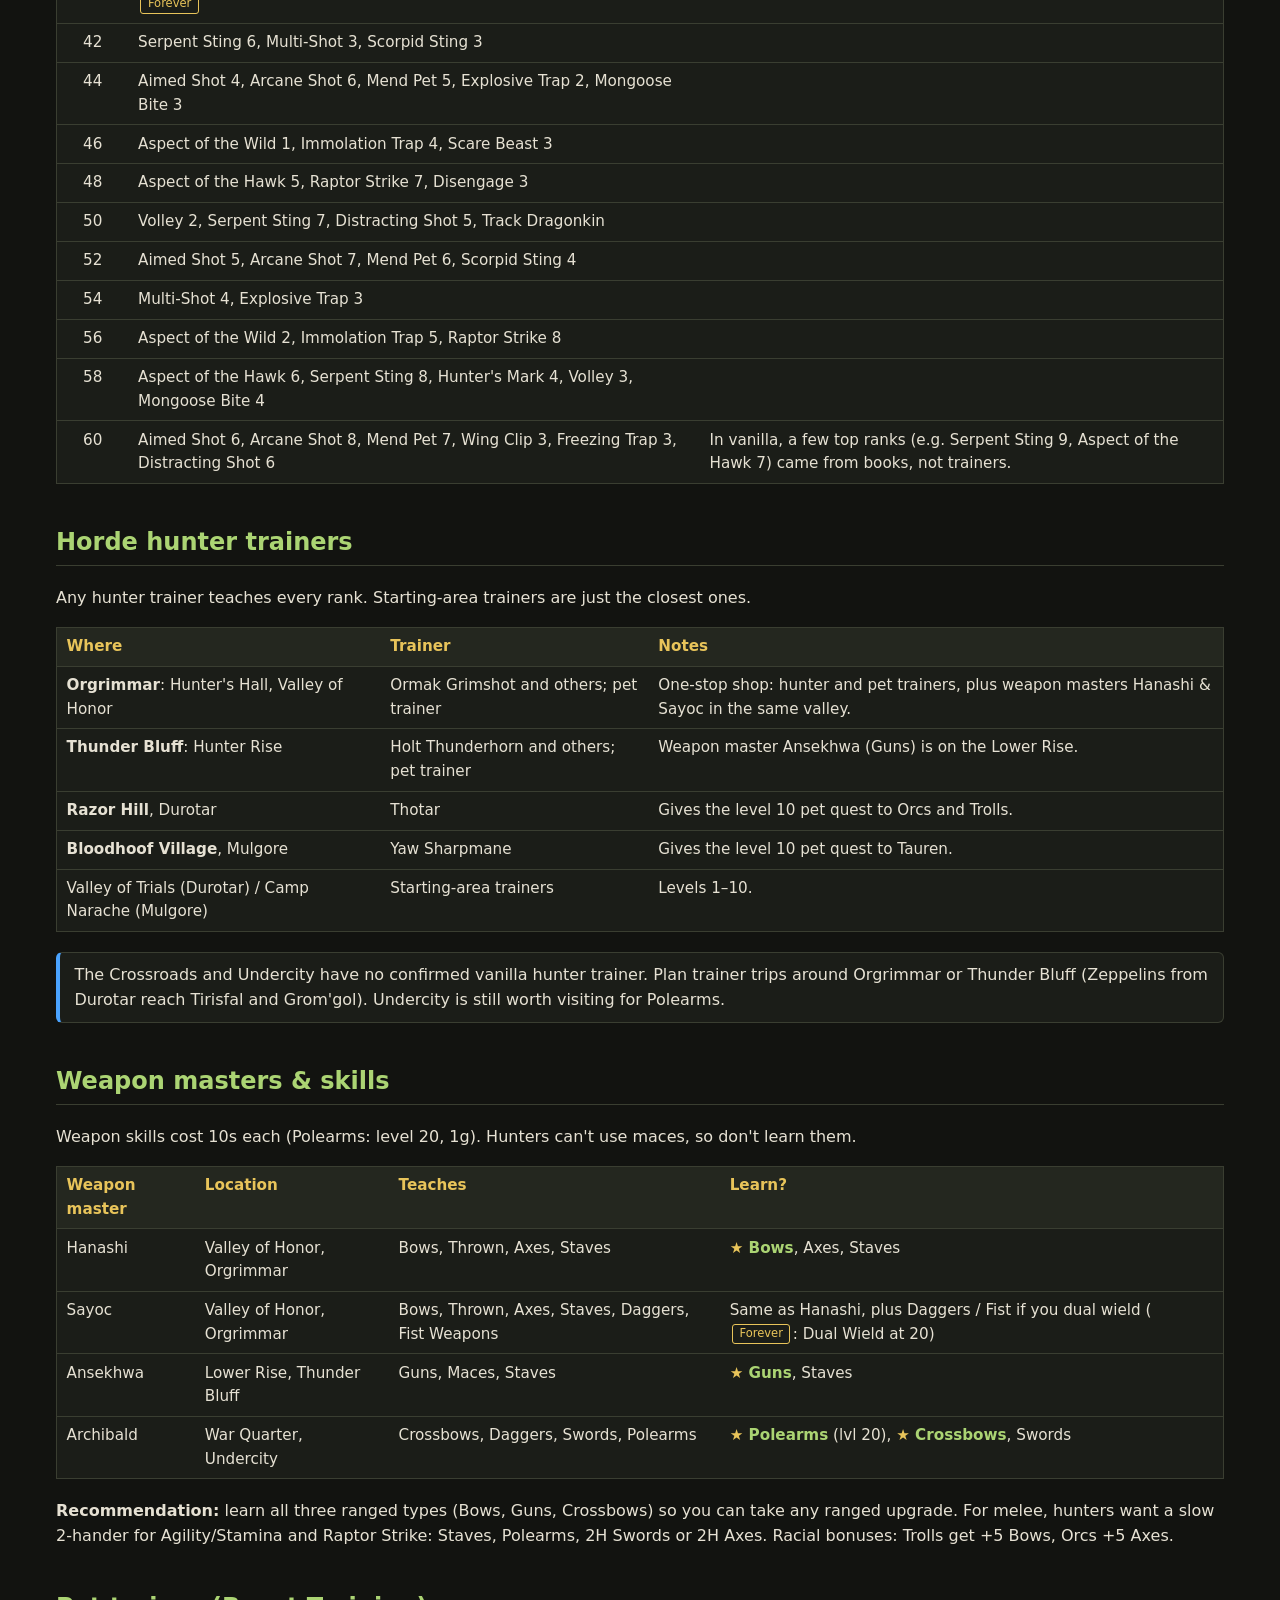
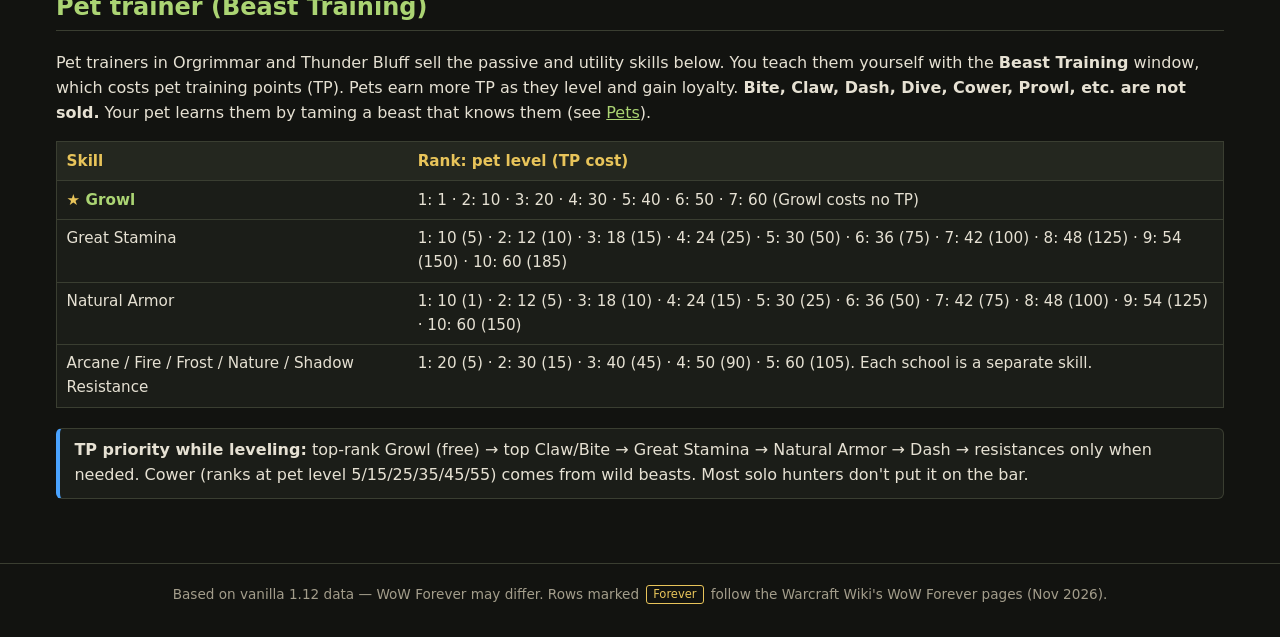
<file: training.html>
<!DOCTYPE html>
<html lang="en">
<head>
  <meta charset="utf-8">
  <meta name="viewport" content="width=device-width, initial-scale=1">
  <title>Training: Horde Hunter Guide (WoW Forever)</title>
  <link rel="stylesheet" href="css/style.css">
</head>
<body>
<header class="site-header">
  <div class="inner">
    <a class="brand" href="index.html">Horde <span>Hunter</span> Guide</a>
    <nav>
      <ul>
        <li><a href="index.html">Overview</a></li>
        <li><a href="training.html" aria-current="page">Training</a></li>
        <li><a href="pets.html">Pets (Claw &amp; Dash)</a></li>
        <li><a href="weapons.html">Weapons</a></li>
      </ul>
    </nav>
    <label class="level-picker no-js-hide">My level <input id="my-level" type="number" min="1" max="60" inputmode="numeric" placeholder="1–60"></label>
  </div>
</header>

<main>
  <h1>Training guide</h1>
  <p class="lede">What to buy at each trainer visit, where Horde trainers are, which weapon skills to learn, and what the pet trainer teaches.</p>

  <div class="toc">
    <strong>On this page</strong>
    <ul>
      <li><a href="#spells">Spells by trainer level</a></li>
      <li><a href="#trainers">Horde hunter trainers</a></li>
      <li><a href="#weapon-skills">Weapon masters &amp; skills</a></li>
      <li><a href="#pet-trainer">Pet trainer (Beast Training)</a></li>
    </ul>
  </div>

  <h2 id="spells">Spells by trainer level</h2>
  <p>
    <span class="must">Must-have</span> spells are marked. Rank levels are vanilla 1.12.
    <span class="tag forever">Forever</span> marks a first-learn level confirmed different on WoW Forever.
    Forever reworked talents and some spells, so if a rank is missing or early, trust the trainer window.
  </p>
  <div class="note">
    <strong>Budget tip:</strong> you can skip rank-ups you rarely use (Raptor Strike, Mongoose Bite, Distracting Shot, Scare Beast, extra Tracking)
    when money is tight. Never skip Serpent Sting, Arcane Shot, Multi-Shot, Aimed Shot, Aspect of the Hawk or Mend Pet.
  </div>

  <div class="table-wrap">
  <table>
    <thead><tr><th class="lvl">Level</th><th>New spells / ranks</th><th>Notes</th></tr></thead>
    <tbody>
      <tr data-lvl="1"><td class="lvl">1</td><td>Raptor Strike, Auto Shot (known), Track Beasts</td><td>Track Beasts is learned from the trainer.</td></tr>
      <tr data-lvl="4"><td class="lvl">4</td><td><span class="must">Aspect of the Monkey</span>, <span class="must">Serpent Sting</span> 1</td><td>Open every pull with Serpent Sting.</td></tr>
      <tr data-lvl="6"><td class="lvl">6</td><td><span class="must">Arcane Shot</span> 1, <span class="must">Hunter's Mark</span> 1</td><td></td></tr>
      <tr data-lvl="8"><td class="lvl">8</td><td><span class="must">Concussive Shot</span>, Raptor Strike 2, Parry <span class="tag forever">Forever</span></td><td>Concussive Shot is your kiting tool until Wing Clip.</td></tr>
      <tr data-lvl="10"><td class="lvl">10</td><td><span class="must">Aspect of the Hawk</span> 1, Serpent Sting 2, Track Humanoids. <strong>Pet quest:</strong> <span class="must">Tame Beast</span>, Call / Dismiss / Feed / <span class="must">Revive Pet</span></td><td>Pet spells come from "Taming the Beast", not from buying them.</td></tr>
      <tr data-lvl="12"><td class="lvl">12</td><td><span class="must">Mend Pet</span> 1, <span class="must">Wing Clip</span> 1, Distracting Shot 1, Arcane Shot 2</td><td></td></tr>
      <tr data-lvl="14"><td class="lvl">14</td><td>Eagle Eye, Eyes of the Beast, Scare Beast 1</td><td>All optional.</td></tr>
      <tr data-lvl="16"><td class="lvl">16</td><td>Immolation Trap 1, Mongoose Bite 1, Raptor Strike 3</td><td></td></tr>
      <tr data-lvl="18"><td class="lvl">18</td><td><span class="must">Multi-Shot</span> 1, Aspect of the Hawk 2, Serpent Sting 3, Track Undead</td><td></td></tr>
      <tr data-lvl="20"><td class="lvl">20</td><td><span class="must">Aspect of the Cheetah</span>, <span class="must">Aimed Shot</span> 1 <span class="tag forever">Forever</span>, <span class="must">Freezing Trap</span> 1, Disengage 1, Arcane Shot 3, Mend Pet 2, Distracting Shot 2, Dual Wield <span class="tag forever">Forever</span></td><td>On Forever, Aimed Shot is a trainer spell (it was a talent in vanilla) and shares a cooldown with Multi-Shot. Also learn <strong>Polearms</strong> (see below).</td></tr>
      <tr data-lvl="22"><td class="lvl">22</td><td><span class="must">Hunter's Mark</span> 2, Scorpid Sting 1</td><td></td></tr>
      <tr data-lvl="24"><td class="lvl">24</td><td>Beast Lore, Track Hidden, Raptor Strike 4</td><td>Beast Lore shows which abilities a beast knows, which is very useful for Claw/Dash hunting.</td></tr>
      <tr data-lvl="26"><td class="lvl">26</td><td><span class="must">Rapid Fire</span>, Serpent Sting 4, Immolation Trap 2, Track Elementals</td><td></td></tr>
      <tr data-lvl="28"><td class="lvl">28</td><td>Aimed Shot 2, Aspect of the Hawk 3, Arcane Shot 4, Mend Pet 3, Frost Trap</td><td></td></tr>
      <tr data-lvl="30"><td class="lvl">30</td><td><span class="must">Feign Death</span>, Multi-Shot 2, Aspect of the Beast, Mongoose Bite 2, Scare Beast 2, Distracting Shot 3</td><td>Feign Death makes dungeons and bad pulls much safer.</td></tr>
      <tr data-lvl="32"><td class="lvl">32</td><td>Flare, Scorpid Sting 2, Track Demons, Raptor Strike 5</td><td>Vanilla Viper Sting 1 and Track Giants were here; Forever moved them to 36 and 40.</td></tr>
      <tr data-lvl="34"><td class="lvl">34</td><td>Explosive Trap 1, Serpent Sting 5, Disengage 2</td><td></td></tr>
      <tr data-lvl="36"><td class="lvl">36</td><td>Viper Sting 1 <span class="tag forever">Forever</span>, Aimed Shot 3, Arcane Shot 5, Mend Pet 4, Immolation Trap 3</td><td>Later Viper Sting ranks on Forever aren't confirmed yet.</td></tr>
      <tr data-lvl="38"><td class="lvl">38</td><td>Aspect of the Hawk 4, Wing Clip 2</td><td></td></tr>
      <tr data-lvl="40"><td class="lvl">40</td><td><span class="must">Volley</span> 1, <span class="must">Mail armor</span> <span class="tag forever">Forever</span>, Aspect of the Pack, Hunter's Mark 3, Freezing Trap 2, Raptor Strike 6, Distracting Shot 4, Track Giants <span class="tag forever">Forever</span></td><td>Dual specialization (10g) is also available from class trainers on Forever.</td></tr>
      <tr data-lvl="42"><td class="lvl">42</td><td>Serpent Sting 6, Multi-Shot 3, Scorpid Sting 3</td><td></td></tr>
      <tr data-lvl="44"><td class="lvl">44</td><td>Aimed Shot 4, Arcane Shot 6, Mend Pet 5, Explosive Trap 2, Mongoose Bite 3</td><td></td></tr>
      <tr data-lvl="46"><td class="lvl">46</td><td>Aspect of the Wild 1, Immolation Trap 4, Scare Beast 3</td><td></td></tr>
      <tr data-lvl="48"><td class="lvl">48</td><td>Aspect of the Hawk 5, Raptor Strike 7, Disengage 3</td><td></td></tr>
      <tr data-lvl="50"><td class="lvl">50</td><td>Volley 2, Serpent Sting 7, Distracting Shot 5, Track Dragonkin</td><td></td></tr>
      <tr data-lvl="52"><td class="lvl">52</td><td>Aimed Shot 5, Arcane Shot 7, Mend Pet 6, Scorpid Sting 4</td><td></td></tr>
      <tr data-lvl="54"><td class="lvl">54</td><td>Multi-Shot 4, Explosive Trap 3</td><td></td></tr>
      <tr data-lvl="56"><td class="lvl">56</td><td>Aspect of the Wild 2, Immolation Trap 5, Raptor Strike 8</td><td></td></tr>
      <tr data-lvl="58"><td class="lvl">58</td><td>Aspect of the Hawk 6, Serpent Sting 8, Hunter's Mark 4, Volley 3, Mongoose Bite 4</td><td></td></tr>
      <tr data-lvl="60"><td class="lvl">60</td><td>Aimed Shot 6, Arcane Shot 8, Mend Pet 7, Wing Clip 3, Freezing Trap 3, Distracting Shot 6</td><td>In vanilla, a few top ranks (e.g. Serpent Sting 9, Aspect of the Hawk 7) came from books, not trainers.</td></tr>
    </tbody>
  </table>
  </div>

  <h2 id="trainers">Horde hunter trainers</h2>
  <p>Any hunter trainer teaches every rank. Starting-area trainers are just the closest ones.</p>
  <div class="table-wrap">
  <table>
    <thead><tr><th>Where</th><th>Trainer</th><th>Notes</th></tr></thead>
    <tbody>
      <tr><td><strong>Orgrimmar</strong>: Hunter's Hall, Valley of Honor</td><td>Ormak Grimshot and others; pet trainer</td><td>One-stop shop: hunter and pet trainers, plus weapon masters Hanashi &amp; Sayoc in the same valley.</td></tr>
      <tr><td><strong>Thunder Bluff</strong>: Hunter Rise</td><td>Holt Thunderhorn and others; pet trainer</td><td>Weapon master Ansekhwa (Guns) is on the Lower Rise.</td></tr>
      <tr><td><strong>Razor Hill</strong>, Durotar</td><td>Thotar</td><td>Gives the level 10 pet quest to Orcs and Trolls.</td></tr>
      <tr><td><strong>Bloodhoof Village</strong>, Mulgore</td><td>Yaw Sharpmane</td><td>Gives the level 10 pet quest to Tauren.</td></tr>
      <tr><td>Valley of Trials (Durotar) / Camp Narache (Mulgore)</td><td>Starting-area trainers</td><td>Levels 1–10.</td></tr>
    </tbody>
  </table>
  </div>
  <p class="note">The Crossroads and Undercity have no confirmed vanilla hunter trainer. Plan trainer trips around Orgrimmar or Thunder Bluff (Zeppelins from Durotar reach Tirisfal and Grom'gol). Undercity is still worth visiting for Polearms.</p>

  <h2 id="weapon-skills">Weapon masters &amp; skills</h2>
  <p>Weapon skills cost 10s each (Polearms: level 20, 1g). Hunters can't use maces, so don't learn them.</p>
  <div class="table-wrap">
  <table>
    <thead><tr><th>Weapon master</th><th>Location</th><th>Teaches</th><th>Learn?</th></tr></thead>
    <tbody>
      <tr><td>Hanashi</td><td>Valley of Honor, Orgrimmar</td><td>Bows, Thrown, Axes, Staves</td><td><span class="must">Bows</span>, Axes, Staves</td></tr>
      <tr><td>Sayoc</td><td>Valley of Honor, Orgrimmar</td><td>Bows, Thrown, Axes, Staves, Daggers, Fist Weapons</td><td>Same as Hanashi, plus Daggers / Fist if you dual wield (<span class="tag forever">Forever</span>: Dual Wield at 20)</td></tr>
      <tr><td>Ansekhwa</td><td>Lower Rise, Thunder Bluff</td><td>Guns, Maces, Staves</td><td><span class="must">Guns</span>, Staves</td></tr>
      <tr><td>Archibald</td><td>War Quarter, Undercity</td><td>Crossbows, Daggers, Swords, Polearms</td><td><span class="must">Polearms</span> (lvl 20), <span class="must">Crossbows</span>, Swords</td></tr>
    </tbody>
  </table>
  </div>
  <p>
    <strong>Recommendation:</strong> learn all three ranged types (Bows, Guns, Crossbows) so you can take any ranged upgrade.
    For melee, hunters want a slow 2-hander for Agility/Stamina and Raptor Strike: Staves, Polearms, 2H Swords or 2H Axes.
    Racial bonuses: Trolls get +5 Bows, Orcs +5 Axes.
  </p>

  <h2 id="pet-trainer">Pet trainer (Beast Training)</h2>
  <p>
    Pet trainers in Orgrimmar and Thunder Bluff sell the passive and utility skills below. You teach them yourself with the
    <strong>Beast Training</strong> window, which costs pet training points (TP). Pets earn more TP as they level and gain loyalty.
    <strong>Bite, Claw, Dash, Dive, Cower, Prowl, etc. are not sold.</strong> Your pet learns them by taming a beast that knows them
    (see <a href="pets.html">Pets</a>).
  </p>
  <div class="table-wrap">
  <table>
    <thead><tr><th>Skill</th><th>Rank: pet level (TP cost)</th></tr></thead>
    <tbody>
      <tr><td><span class="must">Growl</span></td><td>1: 1 · 2: 10 · 3: 20 · 4: 30 · 5: 40 · 6: 50 · 7: 60 (Growl costs no TP)</td></tr>
      <tr><td>Great Stamina</td><td>1: 10 (5) · 2: 12 (10) · 3: 18 (15) · 4: 24 (25) · 5: 30 (50) · 6: 36 (75) · 7: 42 (100) · 8: 48 (125) · 9: 54 (150) · 10: 60 (185)</td></tr>
      <tr><td>Natural Armor</td><td>1: 10 (1) · 2: 12 (5) · 3: 18 (10) · 4: 24 (15) · 5: 30 (25) · 6: 36 (50) · 7: 42 (75) · 8: 48 (100) · 9: 54 (125) · 10: 60 (150)</td></tr>
      <tr><td>Arcane / Fire / Frost / Nature / Shadow Resistance</td><td>1: 20 (5) · 2: 30 (15) · 3: 40 (45) · 4: 50 (90) · 5: 60 (105). Each school is a separate skill.</td></tr>
    </tbody>
  </table>
  </div>
  <p class="note">
    <strong>TP priority while leveling:</strong> top-rank Growl (free) → top Claw/Bite → Great Stamina → Natural Armor → Dash → resistances only when needed.
    Cower (ranks at pet level 5/15/25/35/45/55) comes from wild beasts. Most solo hunters don't put it on the bar.
  </p>
</main>

<footer>
  Based on vanilla 1.12 data — WoW Forever may differ. Rows marked <span class="tag forever">Forever</span> follow the Warcraft Wiki's WoW Forever pages (Nov 2026).
</footer>
<script src="js/app.js"></script>
</body>
</html>
</file>
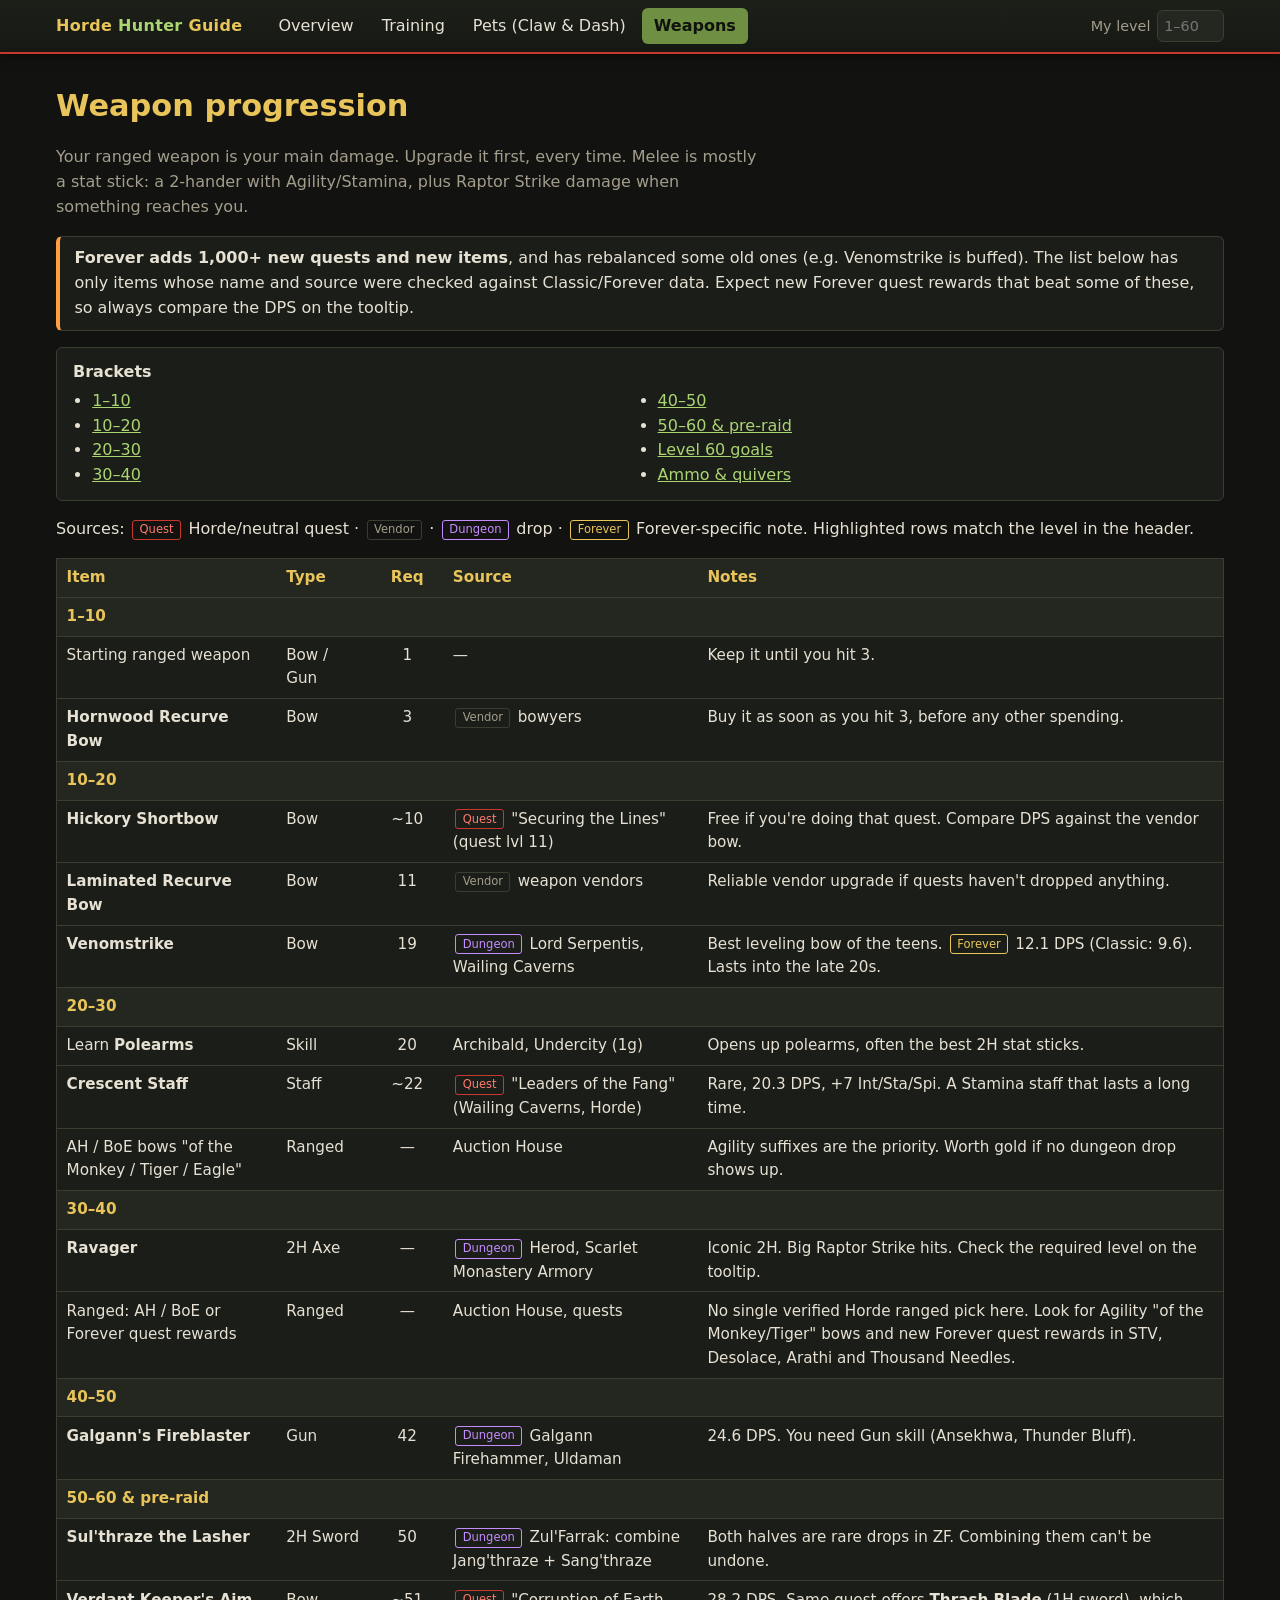
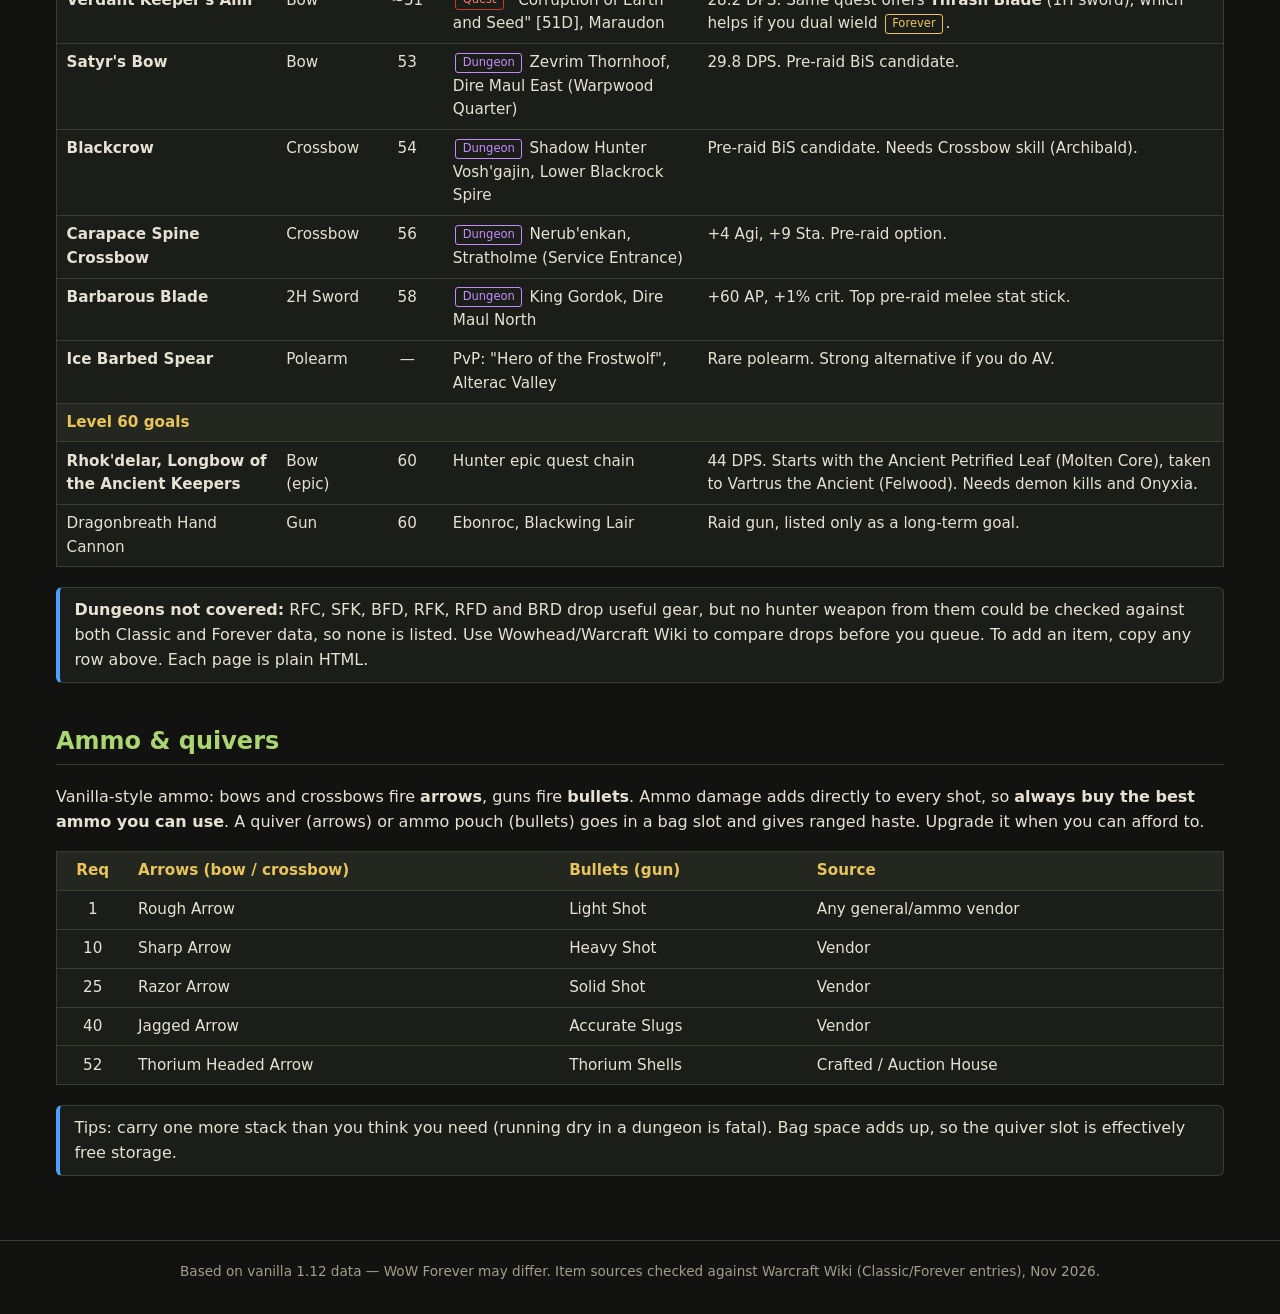
<file: weapons.html>
<!DOCTYPE html>
<html lang="en">
<head>
  <meta charset="utf-8">
  <meta name="viewport" content="width=device-width, initial-scale=1">
  <title>Weapons: Horde Hunter Guide (WoW Forever)</title>
  <link rel="stylesheet" href="css/style.css">
</head>
<body>
<header class="site-header">
  <div class="inner">
    <a class="brand" href="index.html">Horde <span>Hunter</span> Guide</a>
    <nav>
      <ul>
        <li><a href="index.html">Overview</a></li>
        <li><a href="training.html">Training</a></li>
        <li><a href="pets.html">Pets (Claw &amp; Dash)</a></li>
        <li><a href="weapons.html" aria-current="page">Weapons</a></li>
      </ul>
    </nav>
    <label class="level-picker no-js-hide">My level <input id="my-level" type="number" min="1" max="60" inputmode="numeric" placeholder="1–60"></label>
  </div>
</header>

<main>
  <h1>Weapon progression</h1>
  <p class="lede">
    Your ranged weapon is your main damage. Upgrade it first, every time.
    Melee is mostly a stat stick: a 2-hander with Agility/Stamina, plus Raptor Strike damage when something reaches you.
  </p>

  <div class="warn">
    <strong>Forever adds 1,000+ new quests and new items</strong>, and has rebalanced some old ones (e.g. Venomstrike is buffed).
    The list below has only items whose name and source were checked against Classic/Forever data.
    Expect new Forever quest rewards that beat some of these, so always compare the DPS on the tooltip.
  </div>

  <div class="toc">
    <strong>Brackets</strong>
    <ul>
      <li><a href="#b1">1–10</a></li>
      <li><a href="#b10">10–20</a></li>
      <li><a href="#b20">20–30</a></li>
      <li><a href="#b30">30–40</a></li>
      <li><a href="#b40">40–50</a></li>
      <li><a href="#b50">50–60 &amp; pre-raid</a></li>
      <li><a href="#endgame">Level 60 goals</a></li>
      <li><a href="#ammo">Ammo &amp; quivers</a></li>
    </ul>
  </div>

  <p>
    Sources: <span class="tag horde">Quest</span> Horde/neutral quest ·
    <span class="tag">Vendor</span> ·
    <span class="tag dungeon">Dungeon</span> drop ·
    <span class="tag forever">Forever</span> Forever-specific note.
    Highlighted rows match the level in the header.
  </p>

  <div class="table-wrap">
  <table>
    <thead><tr><th>Item</th><th>Type</th><th class="lvl">Req</th><th>Source</th><th>Notes</th></tr></thead>
    <tbody id="b1">
      <tr><th colspan="5">1–10</th></tr>
      <tr data-lvl="1-3"><td>Starting ranged weapon</td><td>Bow / Gun</td><td class="lvl">1</td><td>—</td><td>Keep it until you hit 3.</td></tr>
      <tr data-lvl="3-10"><td><strong>Hornwood Recurve Bow</strong></td><td>Bow</td><td class="lvl">3</td><td><span class="tag">Vendor</span> bowyers</td><td>Buy it as soon as you hit 3, before any other spending.</td></tr>
    </tbody>
    <tbody id="b10">
      <tr><th colspan="5">10–20</th></tr>
      <tr data-lvl="10-18"><td><strong>Hickory Shortbow</strong></td><td>Bow</td><td class="lvl">~10</td><td><span class="tag horde">Quest</span> "Securing the Lines" (quest lvl 11)</td><td>Free if you're doing that quest. Compare DPS against the vendor bow.</td></tr>
      <tr data-lvl="11-18"><td><strong>Laminated Recurve Bow</strong></td><td>Bow</td><td class="lvl">11</td><td><span class="tag">Vendor</span> weapon vendors</td><td>Reliable vendor upgrade if quests haven't dropped anything.</td></tr>
      <tr data-lvl="19-30"><td><strong>Venomstrike</strong></td><td>Bow</td><td class="lvl">19</td><td><span class="tag dungeon">Dungeon</span> Lord Serpentis, Wailing Caverns</td><td>Best leveling bow of the teens. <span class="tag forever">Forever</span> 12.1 DPS (Classic: 9.6). Lasts into the late 20s.</td></tr>
    </tbody>
    <tbody id="b20">
      <tr><th colspan="5">20–30</th></tr>
      <tr data-lvl="20-22"><td>Learn <strong>Polearms</strong></td><td>Skill</td><td class="lvl">20</td><td>Archibald, Undercity (1g)</td><td>Opens up polearms, often the best 2H stat sticks.</td></tr>
      <tr data-lvl="22-34"><td><strong>Crescent Staff</strong></td><td>Staff</td><td class="lvl">~22</td><td><span class="tag horde">Quest</span> "Leaders of the Fang" (Wailing Caverns, Horde)</td><td>Rare, 20.3 DPS, +7 Int/Sta/Spi. A Stamina staff that lasts a long time.</td></tr>
      <tr data-lvl="20-30"><td>AH / BoE bows "of the Monkey / Tiger / Eagle"</td><td>Ranged</td><td class="lvl">—</td><td>Auction House</td><td>Agility suffixes are the priority. Worth gold if no dungeon drop shows up.</td></tr>
    </tbody>
    <tbody id="b30">
      <tr><th colspan="5">30–40</th></tr>
      <tr data-lvl="34-45"><td><strong>Ravager</strong></td><td>2H Axe</td><td class="lvl">—</td><td><span class="tag dungeon">Dungeon</span> Herod, Scarlet Monastery Armory</td><td>Iconic 2H. Big Raptor Strike hits. Check the required level on the tooltip.</td></tr>
      <tr data-lvl="30-42"><td>Ranged: AH / BoE or Forever quest rewards</td><td>Ranged</td><td class="lvl">—</td><td>Auction House, quests</td><td>No single verified Horde ranged pick here. Look for Agility "of the Monkey/Tiger" bows and new Forever quest rewards in STV, Desolace, Arathi and Thousand Needles.</td></tr>
    </tbody>
    <tbody id="b40">
      <tr><th colspan="5">40–50</th></tr>
      <tr data-lvl="42-51"><td><strong>Galgann's Fireblaster</strong></td><td>Gun</td><td class="lvl">42</td><td><span class="tag dungeon">Dungeon</span> Galgann Firehammer, Uldaman</td><td>24.6 DPS. You need Gun skill (Ansekhwa, Thunder Bluff).</td></tr>
    </tbody>
    <tbody id="b50">
      <tr><th colspan="5">50–60 &amp; pre-raid</th></tr>
      <tr data-lvl="50-58"><td><strong>Sul'thraze the Lasher</strong></td><td>2H Sword</td><td class="lvl">50</td><td><span class="tag dungeon">Dungeon</span> Zul'Farrak: combine Jang'thraze + Sang'thraze</td><td>Both halves are rare drops in ZF. Combining them can't be undone.</td></tr>
      <tr data-lvl="51-53"><td><strong>Verdant Keeper's Aim</strong></td><td>Bow</td><td class="lvl">~51</td><td><span class="tag horde">Quest</span> "Corruption of Earth and Seed" [51D], Maraudon</td><td>28.2 DPS. Same quest offers <strong>Thrash Blade</strong> (1H sword), which helps if you dual wield <span class="tag forever">Forever</span>.</td></tr>
      <tr data-lvl="53-60"><td><strong>Satyr's Bow</strong></td><td>Bow</td><td class="lvl">53</td><td><span class="tag dungeon">Dungeon</span> Zevrim Thornhoof, Dire Maul East (Warpwood Quarter)</td><td>29.8 DPS. Pre-raid BiS candidate.</td></tr>
      <tr data-lvl="54-60"><td><strong>Blackcrow</strong></td><td>Crossbow</td><td class="lvl">54</td><td><span class="tag dungeon">Dungeon</span> Shadow Hunter Vosh'gajin, Lower Blackrock Spire</td><td>Pre-raid BiS candidate. Needs Crossbow skill (Archibald).</td></tr>
      <tr data-lvl="56-60"><td><strong>Carapace Spine Crossbow</strong></td><td>Crossbow</td><td class="lvl">56</td><td><span class="tag dungeon">Dungeon</span> Nerub'enkan, Stratholme (Service Entrance)</td><td>+4 Agi, +9 Sta. Pre-raid option.</td></tr>
      <tr data-lvl="58-60"><td><strong>Barbarous Blade</strong></td><td>2H Sword</td><td class="lvl">58</td><td><span class="tag dungeon">Dungeon</span> King Gordok, Dire Maul North</td><td>+60 AP, +1% crit. Top pre-raid melee stat stick.</td></tr>
      <tr data-lvl="55-60"><td><strong>Ice Barbed Spear</strong></td><td>Polearm</td><td class="lvl">—</td><td>PvP: "Hero of the Frostwolf", Alterac Valley</td><td>Rare polearm. Strong alternative if you do AV.</td></tr>
    </tbody>
    <tbody id="endgame">
      <tr><th colspan="5">Level 60 goals</th></tr>
      <tr data-lvl="60"><td><strong>Rhok'delar, Longbow of the Ancient Keepers</strong></td><td>Bow (epic)</td><td class="lvl">60</td><td>Hunter epic quest chain</td><td>44 DPS. Starts with the Ancient Petrified Leaf (Molten Core), taken to Vartrus the Ancient (Felwood). Needs demon kills and Onyxia.</td></tr>
      <tr data-lvl="60"><td>Dragonbreath Hand Cannon</td><td>Gun</td><td class="lvl">60</td><td>Ebonroc, Blackwing Lair</td><td>Raid gun, listed only as a long-term goal.</td></tr>
    </tbody>
  </table>
  </div>

  <div class="note">
    <strong>Dungeons not covered:</strong> RFC, SFK, BFD, RFK, RFD and BRD drop useful gear, but no hunter weapon from them could be checked
    against both Classic and Forever data, so none is listed. Use Wowhead/Warcraft Wiki to compare drops before you queue.
    To add an item, copy any row above. Each page is plain HTML.
  </div>

  <h2 id="ammo">Ammo &amp; quivers</h2>
  <p>
    Vanilla-style ammo: bows and crossbows fire <strong>arrows</strong>, guns fire <strong>bullets</strong>.
    Ammo damage adds directly to every shot, so <strong>always buy the best ammo you can use</strong>.
    A quiver (arrows) or ammo pouch (bullets) goes in a bag slot and gives ranged haste. Upgrade it when you can afford to.
  </p>
  <div class="table-wrap">
  <table>
    <thead><tr><th class="lvl">Req</th><th>Arrows (bow / crossbow)</th><th>Bullets (gun)</th><th>Source</th></tr></thead>
    <tbody>
      <tr data-lvl="1-9"><td class="lvl">1</td><td>Rough Arrow</td><td>Light Shot</td><td>Any general/ammo vendor</td></tr>
      <tr data-lvl="10-24"><td class="lvl">10</td><td>Sharp Arrow</td><td>Heavy Shot</td><td>Vendor</td></tr>
      <tr data-lvl="25-39"><td class="lvl">25</td><td>Razor Arrow</td><td>Solid Shot</td><td>Vendor</td></tr>
      <tr data-lvl="40-51"><td class="lvl">40</td><td>Jagged Arrow</td><td>Accurate Slugs</td><td>Vendor</td></tr>
      <tr data-lvl="52-60"><td class="lvl">52</td><td>Thorium Headed Arrow</td><td>Thorium Shells</td><td>Crafted / Auction House</td></tr>
    </tbody>
  </table>
  </div>
  <p class="note">
    Tips: carry one more stack than you think you need (running dry in a dungeon is fatal). Bag space adds up, so the quiver slot is effectively free storage.
  </p>
</main>

<footer>
  Based on vanilla 1.12 data — WoW Forever may differ. Item sources checked against Warcraft Wiki (Classic/Forever entries), Nov 2026.
</footer>
<script src="js/app.js"></script>
</body>
</html>
</file>
<file: css/style.css>
/* Horde Hunter Leveling Guide — WoW Forever */
:root {
  --bg: #121310;
  --bg-2: #1b1d18;
  --bg-3: #24271f;
  --line: #3a3e31;
  --text: #e6e1d3;
  --muted: #a39d8b;
  --accent: #abd473;        /* hunter green */
  --accent-dim: #6f8f43;
  --gold: #e8c45a;
  --horde: #c8382c;
  --rare: #4aa3ff;
  --warn: #ff9f43;
  --current: rgba(171, 212, 115, 0.16);
  --radius: 6px;
}

* { box-sizing: border-box; }

html { scroll-behavior: smooth; }

body {
  margin: 0;
  background: var(--bg);
  color: var(--text);
  font: 16px/1.55 "Segoe UI", system-ui, -apple-system, Roboto, "Helvetica Neue", Arial, sans-serif;
}

a { color: var(--accent); }
a:hover { color: #d4f0a8; }

/* ---------- header / nav ---------- */
.site-header {
  position: sticky;
  top: 0;
  z-index: 10;
  background: linear-gradient(180deg, #1d1f19, #161813);
  border-bottom: 2px solid var(--horde);
  box-shadow: 0 2px 10px rgba(0, 0, 0, .5);
}
.site-header .inner {
  max-width: 1200px;
  margin: 0 auto;
  padding: .5rem 1rem;
  display: flex;
  flex-wrap: wrap;
  align-items: center;
  gap: .5rem 1.5rem;
}
.brand {
  font-weight: 700;
  color: var(--gold);
  text-decoration: none;
  letter-spacing: .02em;
}
.brand span { color: var(--accent); }
nav ul { list-style: none; margin: 0; padding: 0; display: flex; flex-wrap: wrap; gap: .25rem; }
nav a {
  display: block;
  padding: .35rem .75rem;
  border-radius: var(--radius);
  text-decoration: none;
  color: var(--text);
}
nav a:hover { background: var(--bg-3); }
nav a[aria-current="page"] { background: var(--accent-dim); color: #10120c; font-weight: 600; }

.level-picker {
  margin-left: auto;
  display: flex;
  align-items: center;
  gap: .4rem;
  font-size: .9rem;
  color: var(--muted);
}
.level-picker input {
  width: 4.2rem;
  padding: .25rem .4rem;
  background: var(--bg-3);
  color: var(--text);
  border: 1px solid var(--line);
  border-radius: var(--radius);
  font: inherit;
}

/* ---------- layout ---------- */
main {
  max-width: 1200px;
  margin: 0 auto;
  padding: 1.25rem 1rem 3rem;
}
h1 { color: var(--gold); margin: .5rem 0 .25rem; font-size: 1.9rem; }
h2 {
  color: var(--accent);
  border-bottom: 1px solid var(--line);
  padding-bottom: .25rem;
  margin-top: 2.5rem;
  scroll-margin-top: 4.5rem;
}
h3 { color: var(--gold); margin-top: 1.75rem; scroll-margin-top: 4.5rem; }
.lede { color: var(--muted); max-width: 70ch; }

.toc {
  background: var(--bg-2);
  border: 1px solid var(--line);
  border-radius: var(--radius);
  padding: .75rem 1rem;
  margin: 1rem 0;
}
.toc ul { margin: .25rem 0 0; padding-left: 1.2rem; columns: 2 16rem; }

.cards { display: grid; grid-template-columns: repeat(auto-fit, minmax(240px, 1fr)); gap: 1rem; margin: 1rem 0; }
.card {
  background: var(--bg-2);
  border: 1px solid var(--line);
  border-left: 4px solid var(--accent);
  border-radius: var(--radius);
  padding: .9rem 1rem;
  text-decoration: none;
  color: var(--text);
}
.card:hover { background: var(--bg-3); }
.card strong { color: var(--gold); display: block; margin-bottom: .25rem; }

.note, .warn {
  background: var(--bg-2);
  border: 1px solid var(--line);
  border-left: 4px solid var(--rare);
  border-radius: var(--radius);
  padding: .6rem .9rem;
  margin: 1rem 0;
}
.warn { border-left-color: var(--warn); }

/* ---------- tables ---------- */
.table-wrap { overflow-x: auto; margin: .75rem 0 1.25rem; }
table {
  width: 100%;
  border-collapse: collapse;
  background: var(--bg-2);
  border: 1px solid var(--line);
  font-size: .95rem;
}
th, td { padding: .45rem .6rem; text-align: left; vertical-align: top; border-bottom: 1px solid var(--line); }
th {
  background: var(--bg-3);
  color: var(--gold);
  font-weight: 600;
  position: sticky;
  top: 0;
}
tbody tr:hover { background: rgba(255, 255, 255, .03); }
td.lvl, th.lvl { width: 4.5rem; text-align: center; font-variant-numeric: tabular-nums; }

/* level highlighting (set by js/app.js) */
tr.is-current, li.is-current { background: var(--current) !important; box-shadow: inset 4px 0 0 var(--accent); }
tr.is-past td { opacity: .55; }
@keyframes flash-row {
  0%, 40% { background: rgba(232, 196, 90, .45); }
  100% { background: var(--current); }
}
li.flash { animation: flash-row 1.6s ease-out; }

/* ---------- badges ---------- */
.must { color: var(--accent); font-weight: 700; }
.must::before { content: "★ "; color: var(--gold); }
.tag {
  display: inline-block;
  font-size: .72rem;
  line-height: 1;
  padding: .2rem .4rem;
  margin: 0 .15rem;
  border-radius: 3px;
  border: 1px solid var(--line);
  color: var(--muted);
  white-space: nowrap;
  vertical-align: middle;
}
.tag.rare { color: var(--rare); border-color: var(--rare); }
.tag.contested { color: var(--warn); border-color: var(--warn); }
.tag.dungeon { color: #c58cff; border-color: #c58cff; }
.tag.forever { color: var(--gold); border-color: var(--gold); }
.tag.horde { color: #ff7a6e; border-color: var(--horde); }
.tag.best { color: #10120c; background: var(--accent); border-color: var(--accent); }

/* ---------- checklist ---------- */
.checklist { list-style: none; padding: 0; margin: 0; }
.checklist > li {
  display: grid;
  grid-template-columns: 4rem 1fr;
  gap: .25rem .75rem;
  padding: .55rem .6rem;
  border-bottom: 1px solid var(--line);
}
.checklist .lv {
  font-weight: 700;
  color: var(--gold);
  font-variant-numeric: tabular-nums;
}
.checklist ul { list-style: none; margin: 0; padding: 0; }
.checklist ul li { margin: .1rem 0; }
.checklist label { cursor: pointer; }
.checklist input[type="checkbox"] { accent-color: var(--accent); margin-right: .4rem; transform: translateY(1px); }
.checklist input:checked + span { text-decoration: line-through; color: var(--muted); }
.checklist .cat { font-size: .72rem; text-transform: uppercase; letter-spacing: .05em; color: var(--muted); margin-right: .3rem; }

.toolbar { display: flex; gap: .5rem; flex-wrap: wrap; margin: .5rem 0 1rem; }
button {
  background: var(--bg-3);
  color: var(--text);
  border: 1px solid var(--line);
  border-radius: var(--radius);
  padding: .35rem .8rem;
  font: inherit;
  cursor: pointer;
}
button:hover { border-color: var(--accent); }
.no-js-hide { display: none; }
html.js .no-js-hide { display: flex; }

/* ---------- footer ---------- */
footer {
  border-top: 1px solid var(--line);
  color: var(--muted);
  font-size: .85rem;
  text-align: center;
  padding: 1.25rem 1rem 2rem;
}

/* ---------- print ---------- */
@media print {
  :root { --bg: #fff; --bg-2: #fff; --bg-3: #eee; --text: #000; --muted: #444; --line: #bbb; --accent: #2f5d0a; --gold: #5a4300; }
  .site-header { position: static; box-shadow: none; border-bottom: 1px solid #000; }
  .level-picker, .toolbar, nav { display: none !important; }
  th { position: static; }
  a { color: #000; text-decoration: none; }
  tr.is-current, li.is-current { background: none !important; box-shadow: none; }
  tr.is-past td { opacity: 1; }
  h2, h3 { break-after: avoid; }
  tr { break-inside: avoid; }
}
</file>
